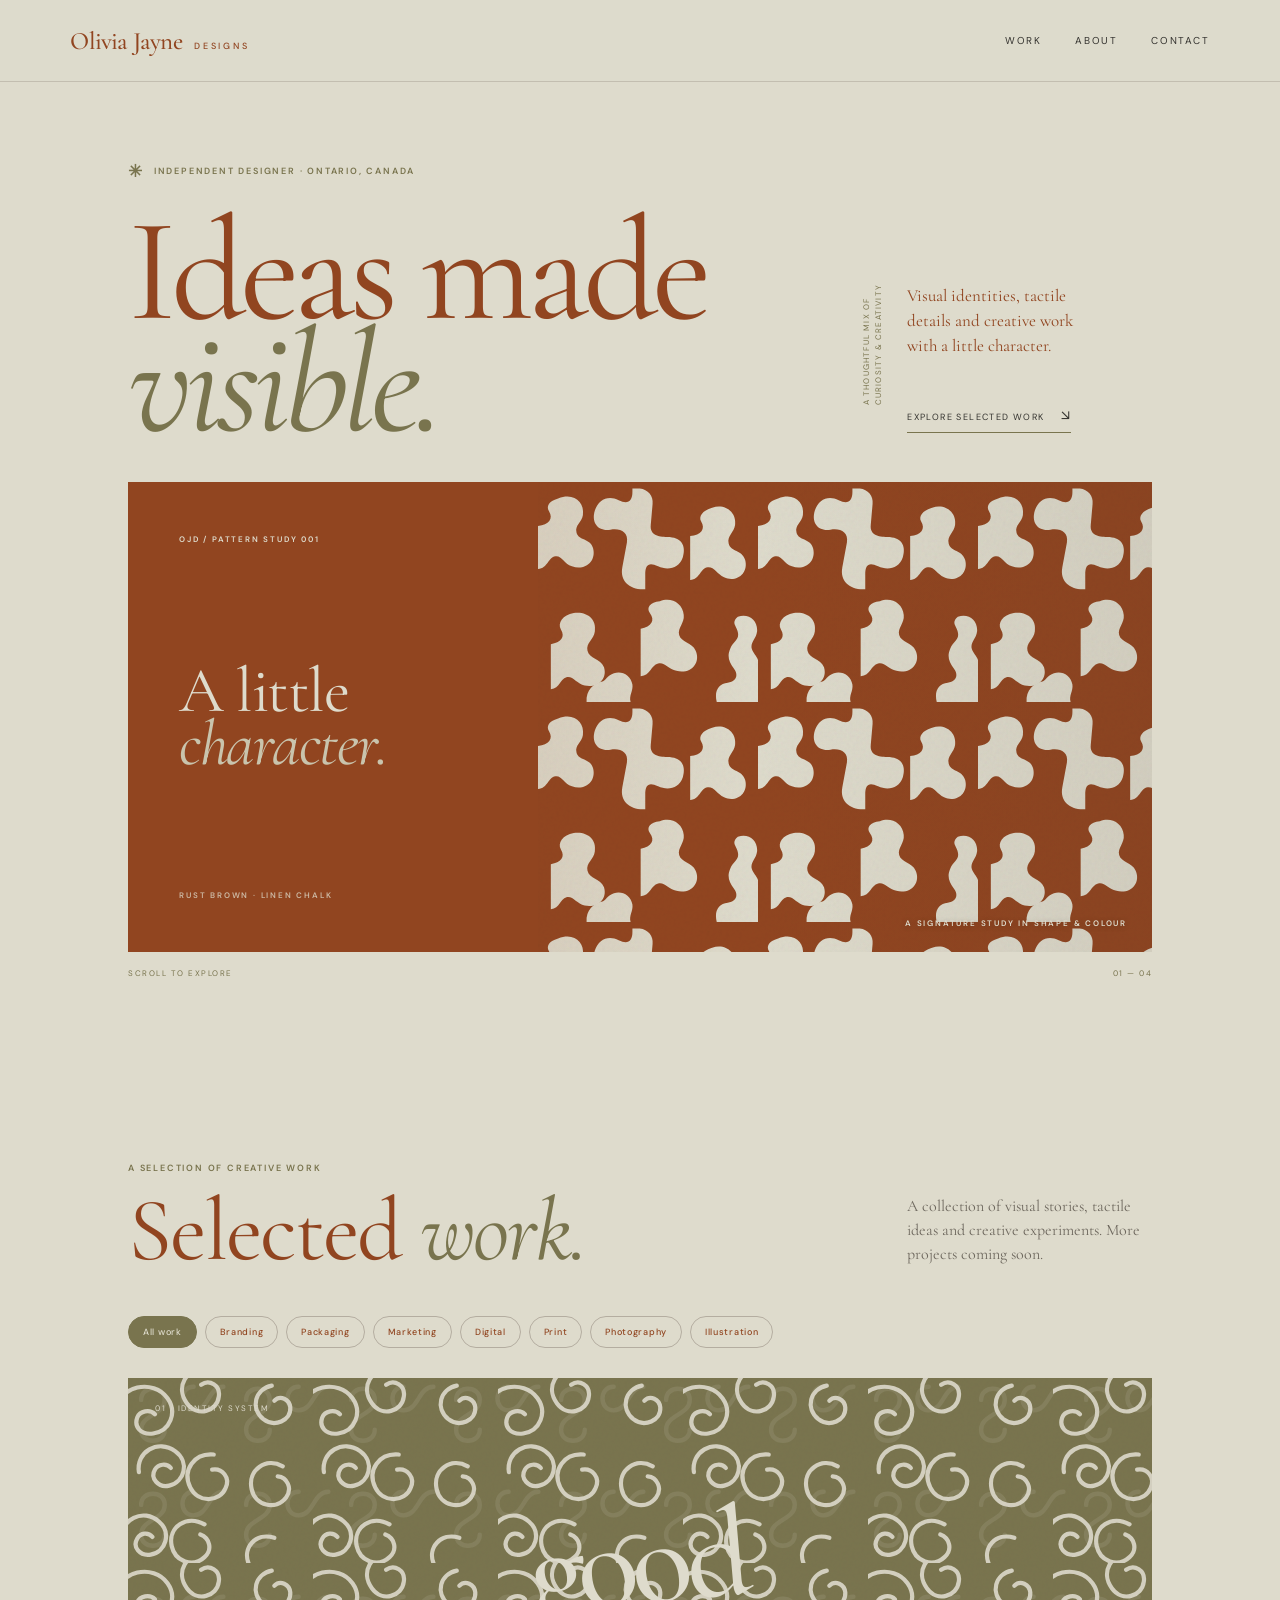
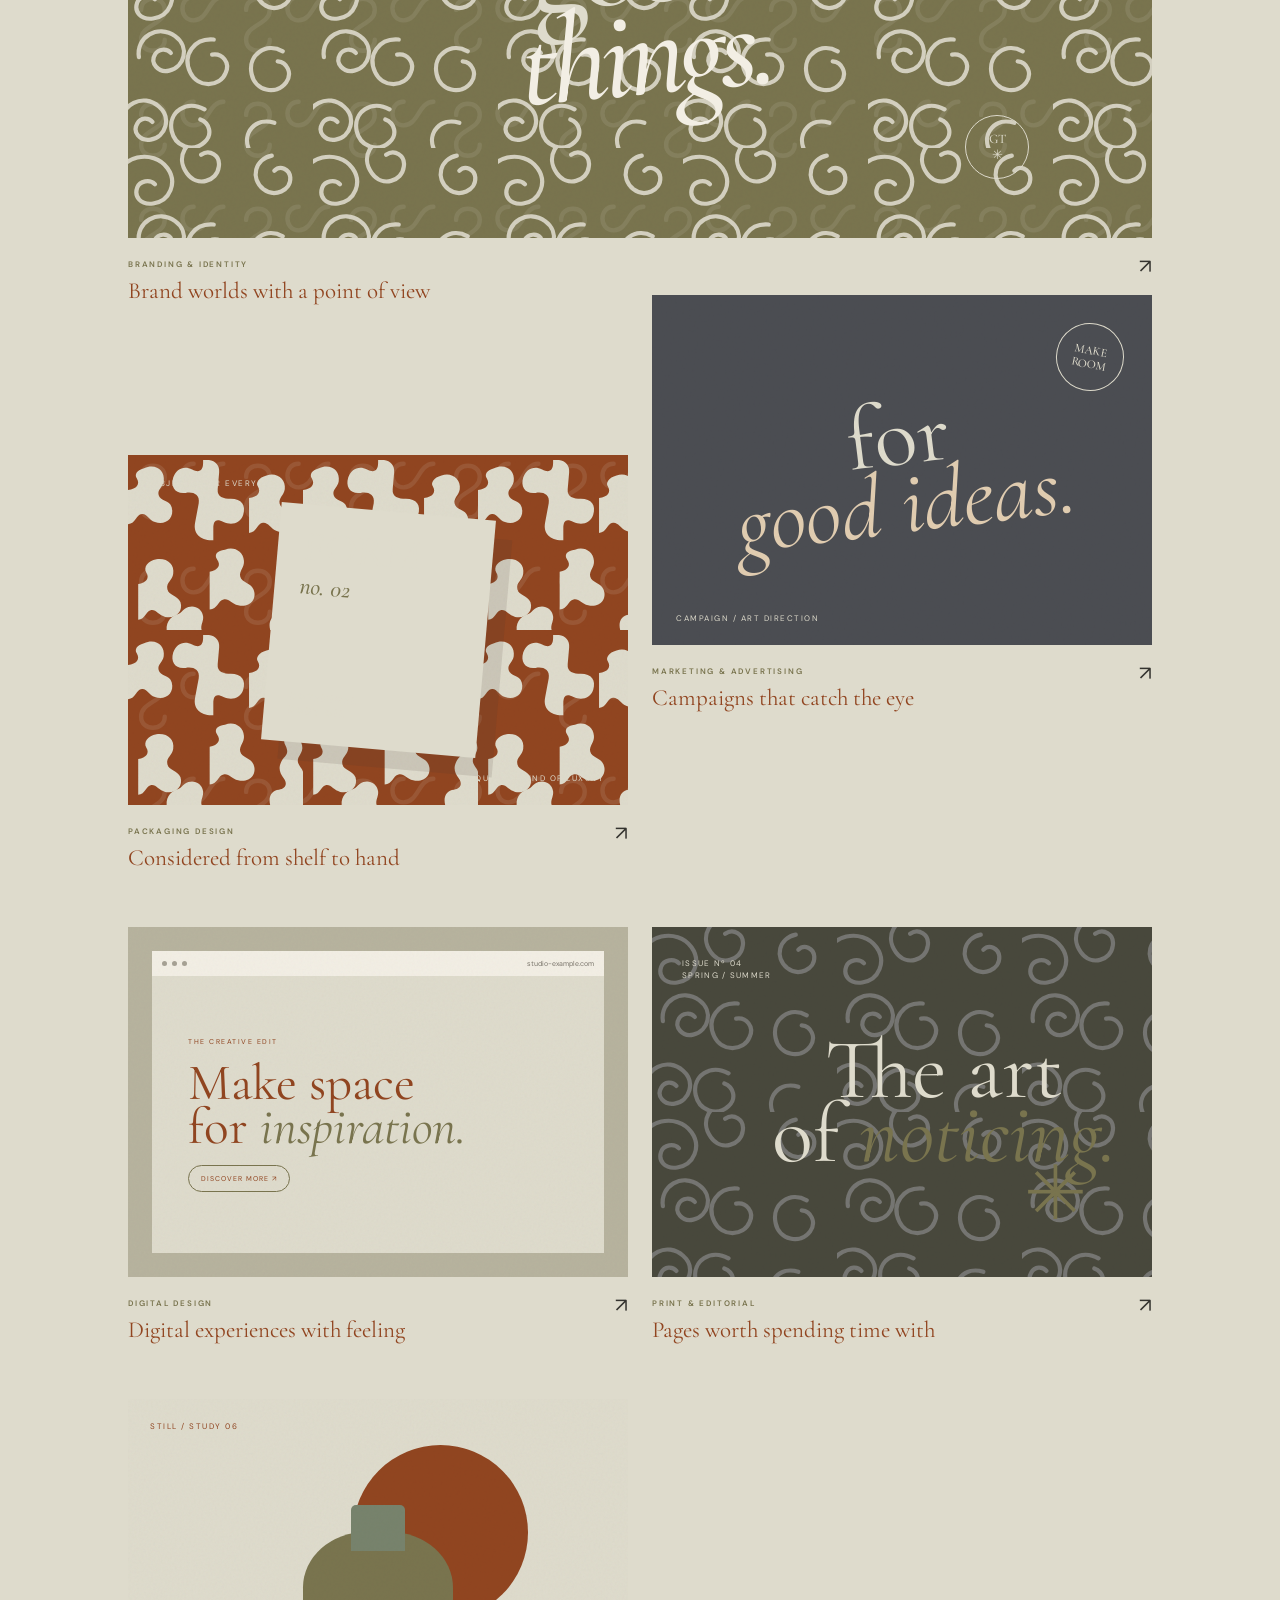
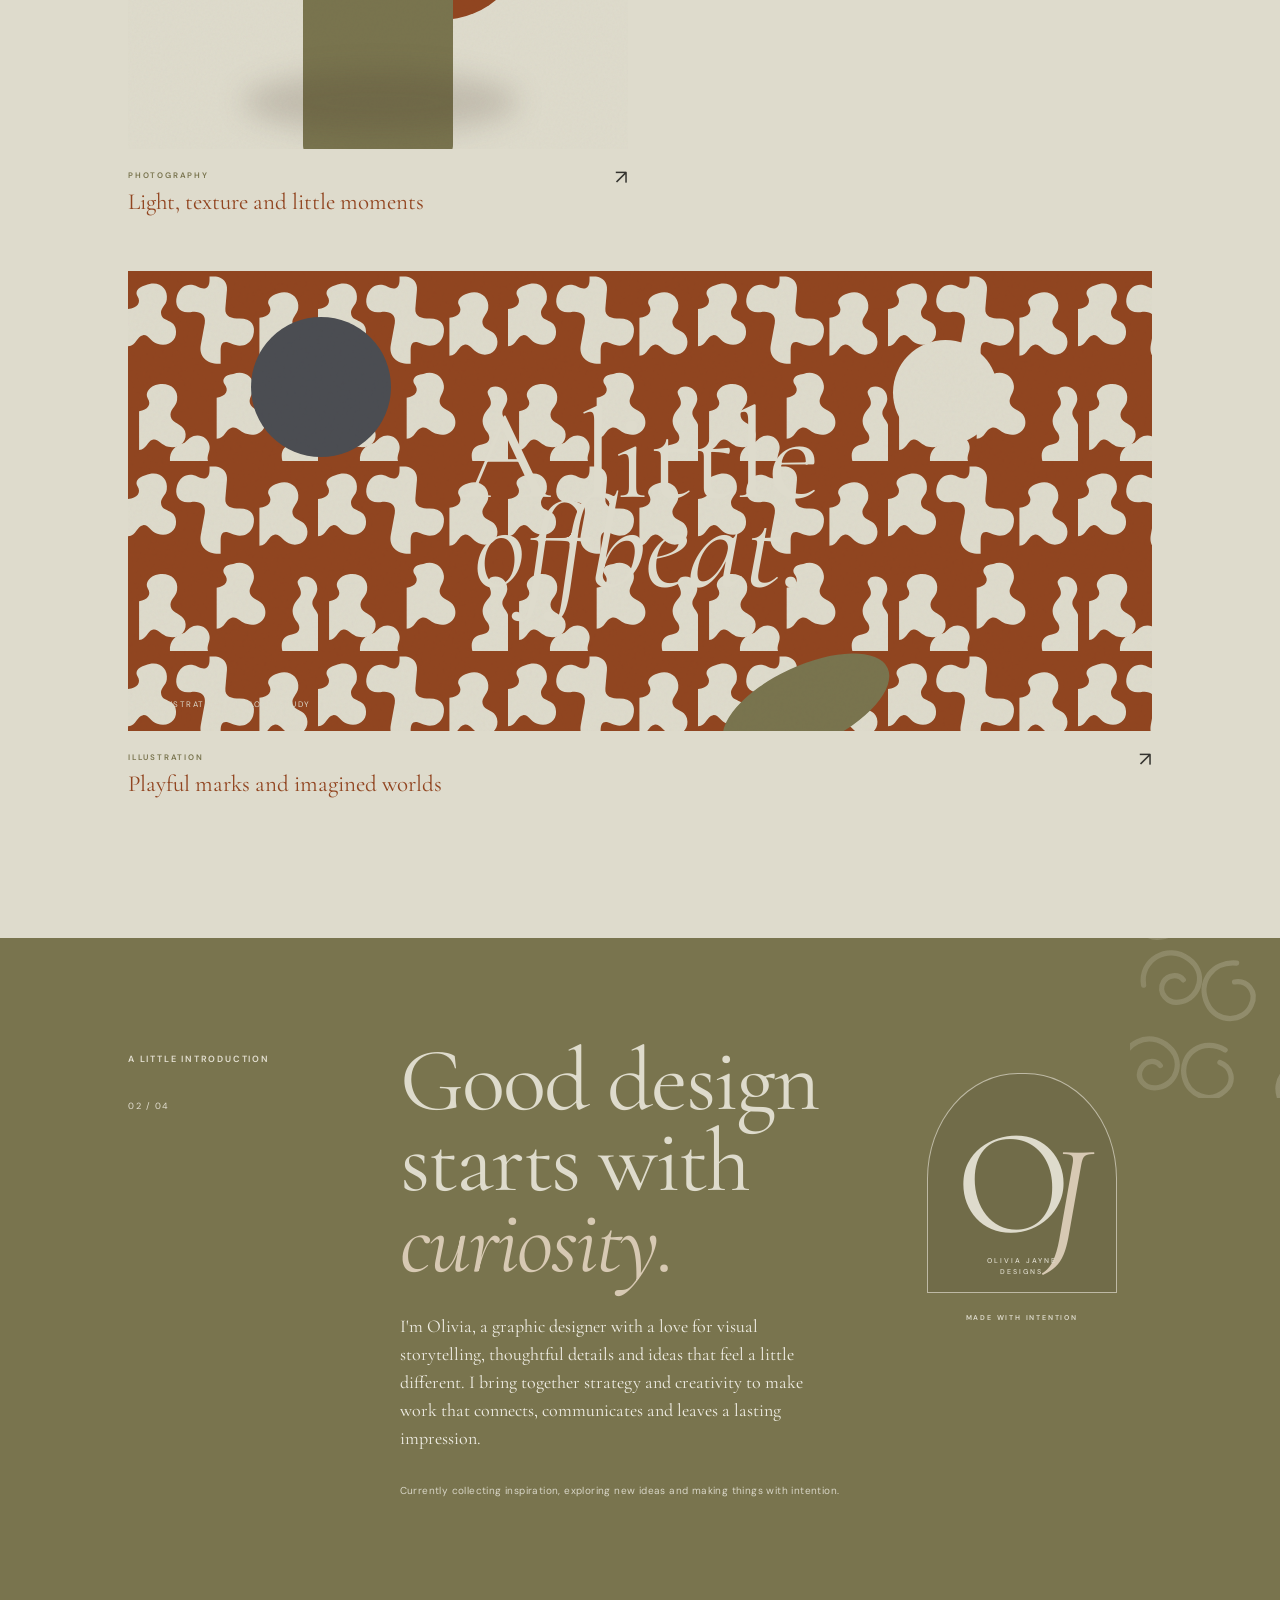
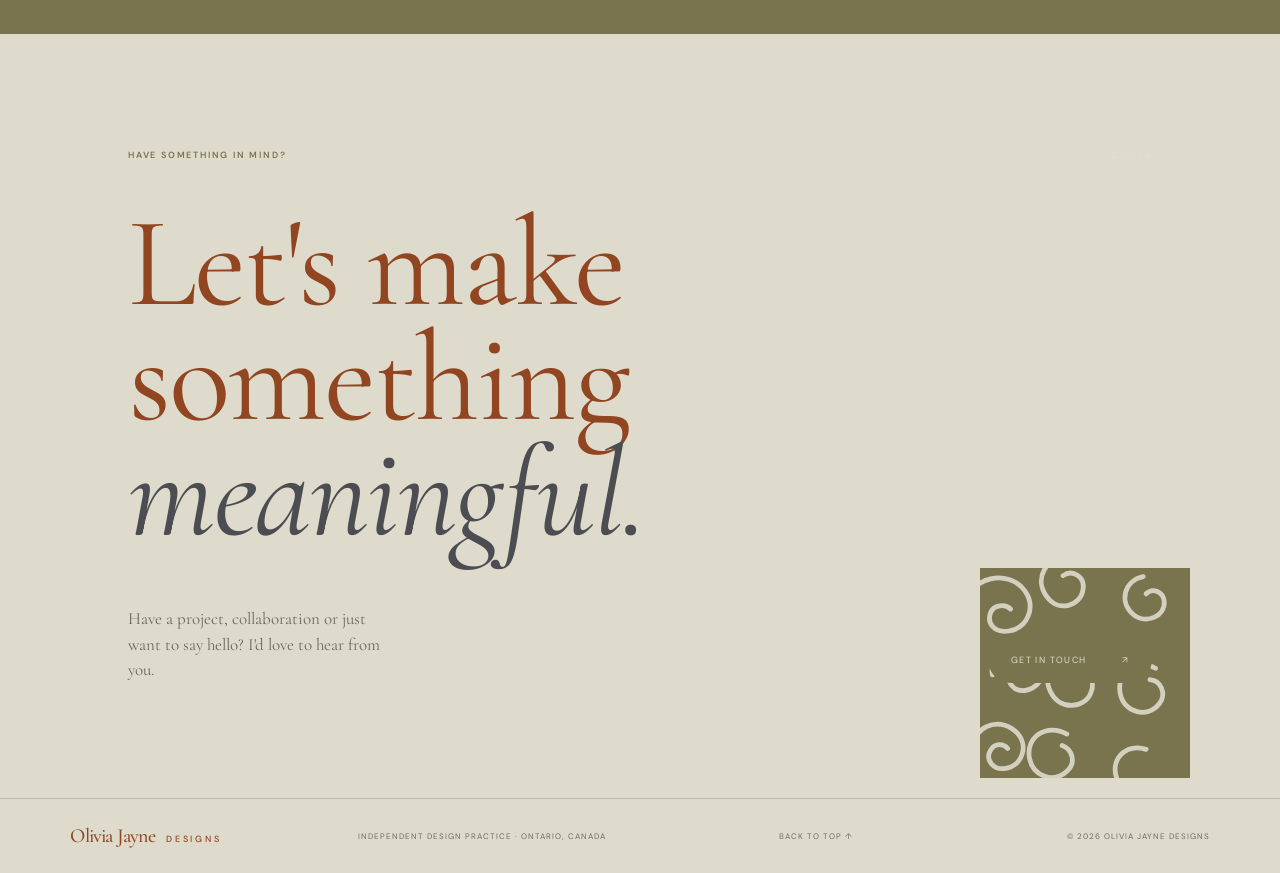
<file: olivia-jayne-designs 2/index.html>
<!doctype html>
<html lang="en">
<head>
  <meta charset="utf-8">
  <meta name="viewport" content="width=device-width, initial-scale=1">
  <meta name="description" content="Olivia Jayne Designs is an independent graphic design portfolio exploring branding, packaging, marketing, digital design, print and image-making.">
  <meta name="theme-color" content="#dedbcc">
  <title>Olivia Jayne Designs | Independent Graphic Designer</title>
  <link rel="preconnect" href="https://fonts.googleapis.com">
  <link rel="preconnect" href="https://fonts.gstatic.com" crossorigin>
  <link href="https://fonts.googleapis.com/css2?family=Cormorant+Garamond:ital,wght@0,400;0,500;1,400;1,500&family=DM+Sans:wght@400;500;600;700&display=swap" rel="stylesheet">
  <link rel="stylesheet" href="styles.css">
</head>
<body>
  <header class="site-header">
    <a class="wordmark" href="#home" aria-label="Olivia Jayne Designs home">Olivia Jayne <span>Designs</span></a>
    <button class="menu-toggle" aria-label="Open navigation" aria-expanded="false"><span></span><span></span></button>
    <nav class="navigation" aria-label="Main navigation">
      <a href="#work">Work</a>
      <a href="#about">About</a>
      <a href="#contact">Contact</a>
    </nav>
  </header>

  <main>
    <section class="hero section-wrap" id="home">
      <div class="hero-kicker reveal"><span class="tiny-star">✳</span> Independent designer · Ontario, Canada</div>
      <div class="hero-heading reveal">
        <h1>Ideas made<br><em>visible.</em></h1>
        <div class="hero-aside">
          <span class="vertical-note">A thoughtful mix of<br>curiosity & creativity</span>
          <p>Visual identities, tactile details and creative work with a little character.</p>
          <a class="text-link" href="#work">Explore selected work <span>↘</span></a>
        </div>
      </div>
      <div class="hero-art reveal" aria-label="Olivia Jayne Designs signature rust and linen abstract pattern">
        <div class="hero-art-copy">
          <span class="hero-art-index">OJD / PATTERN STUDY 001</span>
          <span class="hero-art-title">A little<br><em>character.</em></span>
          <span class="hero-art-foot">RUST BROWN · LINEN CHALK</span>
        </div>
        <div class="hero-pattern-panel">
          <span class="pattern-caption">A SIGNATURE STUDY IN SHAPE & COLOUR</span>
        </div>
      </div>
      <div class="hero-foot reveal"><span>Scroll to explore</span><span>01 — 04</span></div>
    </section>

    <section class="work-section section-wrap" id="work">
      <div class="section-heading reveal">
        <div><span class="eyebrow">A selection of creative work</span><h2>Selected <em>work.</em></h2></div>
        <p>A collection of visual stories, tactile ideas and creative experiments. More projects coming soon.</p>
      </div>
      <div class="filters reveal" role="group" aria-label="Filter projects">
        <button class="filter active" data-filter="All">All work</button>
        <button class="filter" data-filter="Branding & identity">Branding</button>
        <button class="filter" data-filter="Packaging design">Packaging</button>
        <button class="filter" data-filter="Marketing & advertising">Marketing</button>
        <button class="filter" data-filter="Digital design">Digital</button>
        <button class="filter" data-filter="Print & editorial">Print</button>
        <button class="filter" data-filter="Photography">Photography</button>
        <button class="filter" data-filter="Illustration">Illustration</button>
      </div>

      <div class="project-grid" id="project-grid">
        <article class="project-card project-wide reveal" data-category="Branding & identity">
          <a href="#contact" class="project-link" aria-label="Ask about the branding project">
            <div class="project-visual visual-brand"><span class="visual-small">01 / IDENTITY SYSTEM</span><span class="brand-big">good<br><i>things.</i></span><span class="brand-seal">GT<br>✳</span></div>
            <div class="project-meta"><div><span class="project-type">Branding & identity</span><h3>Brand worlds with a point of view</h3></div><span class="project-arrow">↗</span></div>
          </a>
        </article>
        <article class="project-card reveal" data-category="Packaging design">
          <a href="#contact" class="project-link" aria-label="Ask about the packaging project">
            <div class="project-visual visual-pack"><span class="pack-top">OBJECTS FOR EVERYDAY</span><div class="pack-box"><span>FORM<br><i>no. 02</i></span><b>BOTANICAL<br>BODY OIL</b></div><span class="pack-caption">A QUIETER KIND OF LUXURY</span></div>
            <div class="project-meta"><div><span class="project-type">Packaging design</span><h3>Considered from shelf to hand</h3></div><span class="project-arrow">↗</span></div>
          </a>
        </article>
        <article class="project-card reveal" data-category="Marketing & advertising">
          <a href="#contact" class="project-link" aria-label="Ask about the campaign project">
            <div class="project-visual visual-campaign"><span class="campaign-stamp">MAKE<br>ROOM</span><span class="campaign-copy">for<br><i>good ideas.</i></span><span class="campaign-foot">CAMPAIGN / ART DIRECTION</span></div>
            <div class="project-meta"><div><span class="project-type">Marketing & advertising</span><h3>Campaigns that catch the eye</h3></div><span class="project-arrow">↗</span></div>
          </a>
        </article>
        <article class="project-card reveal" data-category="Digital design">
          <a href="#contact" class="project-link" aria-label="Ask about the digital design project">
            <div class="project-visual visual-digital"><div class="browser-bar"><i></i><i></i><i></i><span>studio-example.com</span></div><div class="digital-content"><small>THE CREATIVE EDIT</small><strong>Make space<br>for <em>inspiration.</em></strong><div class="digital-pill">DISCOVER MORE ↗</div></div></div>
            <div class="project-meta"><div><span class="project-type">Digital design</span><h3>Digital experiences with feeling</h3></div><span class="project-arrow">↗</span></div>
          </a>
        </article>
        <article class="project-card reveal" data-category="Print & editorial">
          <a href="#contact" class="project-link" aria-label="Ask about the editorial project">
            <div class="project-visual visual-print"><span class="print-issue">ISSUE Nº 04<br>SPRING / SUMMER</span><span class="print-title">The art<br>of <i>noticing.</i></span><span class="print-flower">✳</span></div>
            <div class="project-meta"><div><span class="project-type">Print & editorial</span><h3>Pages worth spending time with</h3></div><span class="project-arrow">↗</span></div>
          </a>
        </article>
        <article class="project-card reveal" data-category="Photography">
          <a href="#contact" class="project-link" aria-label="Ask about the photography project">
            <div class="project-visual visual-photo"><div class="photo-sun"></div><div class="photo-vase"></div><div class="photo-shadow"></div><span>STILL / STUDY 06</span></div>
            <div class="project-meta"><div><span class="project-type">Photography</span><h3>Light, texture and little moments</h3></div><span class="project-arrow">↗</span></div>
          </a>
        </article>
        <article class="project-card project-wide reveal" data-category="Illustration">
          <a href="#contact" class="project-link" aria-label="Ask about the illustration project">
            <div class="project-visual visual-illustration"><span class="illustration-word">A little<br><i>offbeat.</i></span><span class="illustration-shape ill-one"></span><span class="illustration-shape ill-two"></span><span class="illustration-shape ill-three"></span><span class="illustration-note">ILLUSTRATION / COLOUR STUDY</span></div>
            <div class="project-meta"><div><span class="project-type">Illustration</span><h3>Playful marks and imagined worlds</h3></div><span class="project-arrow">↗</span></div>
          </a>
        </article>
      </div>
    </section>

    <section class="about-section" id="about">
      <div class="about-inner section-wrap">
        <div class="about-index reveal"><span class="eyebrow">A little introduction</span><span class="about-number">02 / 04</span></div>
        <div class="about-copy reveal"><h2>Good design<br>starts with <em>curiosity.</em></h2><p>I'm Olivia, a graphic designer with a love for visual storytelling, thoughtful details and ideas that feel a little different. I bring together strategy and creativity to make work that connects, communicates and leaves a lasting impression.</p><p class="about-note">Currently collecting inspiration, exploring new ideas and making things with intention.</p></div>
        <div class="about-mark reveal"><span>O</span><i>J</i><small>OLIVIA JAYNE<br>DESIGNS</small><b class="about-pattern-label">MADE WITH INTENTION</b></div>
      </div>
    </section>

    <section class="contact-section section-wrap" id="contact">
      <div class="contact-top reveal"><span class="eyebrow">Have something in mind?</span><span class="about-number">03 / 04</span></div>
      <h2 class="reveal">Let's make<br>something <em>meaningful.</em></h2>
      <div class="contact-bottom reveal"><p>Have a project, collaboration or just want to say hello? I'd love to hear from you.</p><a class="contact-button" href="mailto:hello@oliviajayne.design">Get in touch <span>↗</span></a></div>
    </section>
  </main>

  <footer class="site-footer">
    <a class="wordmark" href="#home">Olivia Jayne <span>Designs</span></a>
    <span>Independent design practice · Ontario, Canada</span>
    <a href="#home">Back to top ↑</a>
    <small>© <span id="year"></span> Olivia Jayne Designs</small>
  </footer>
  <script src="script.js"></script>
</body>
</html>
</file>
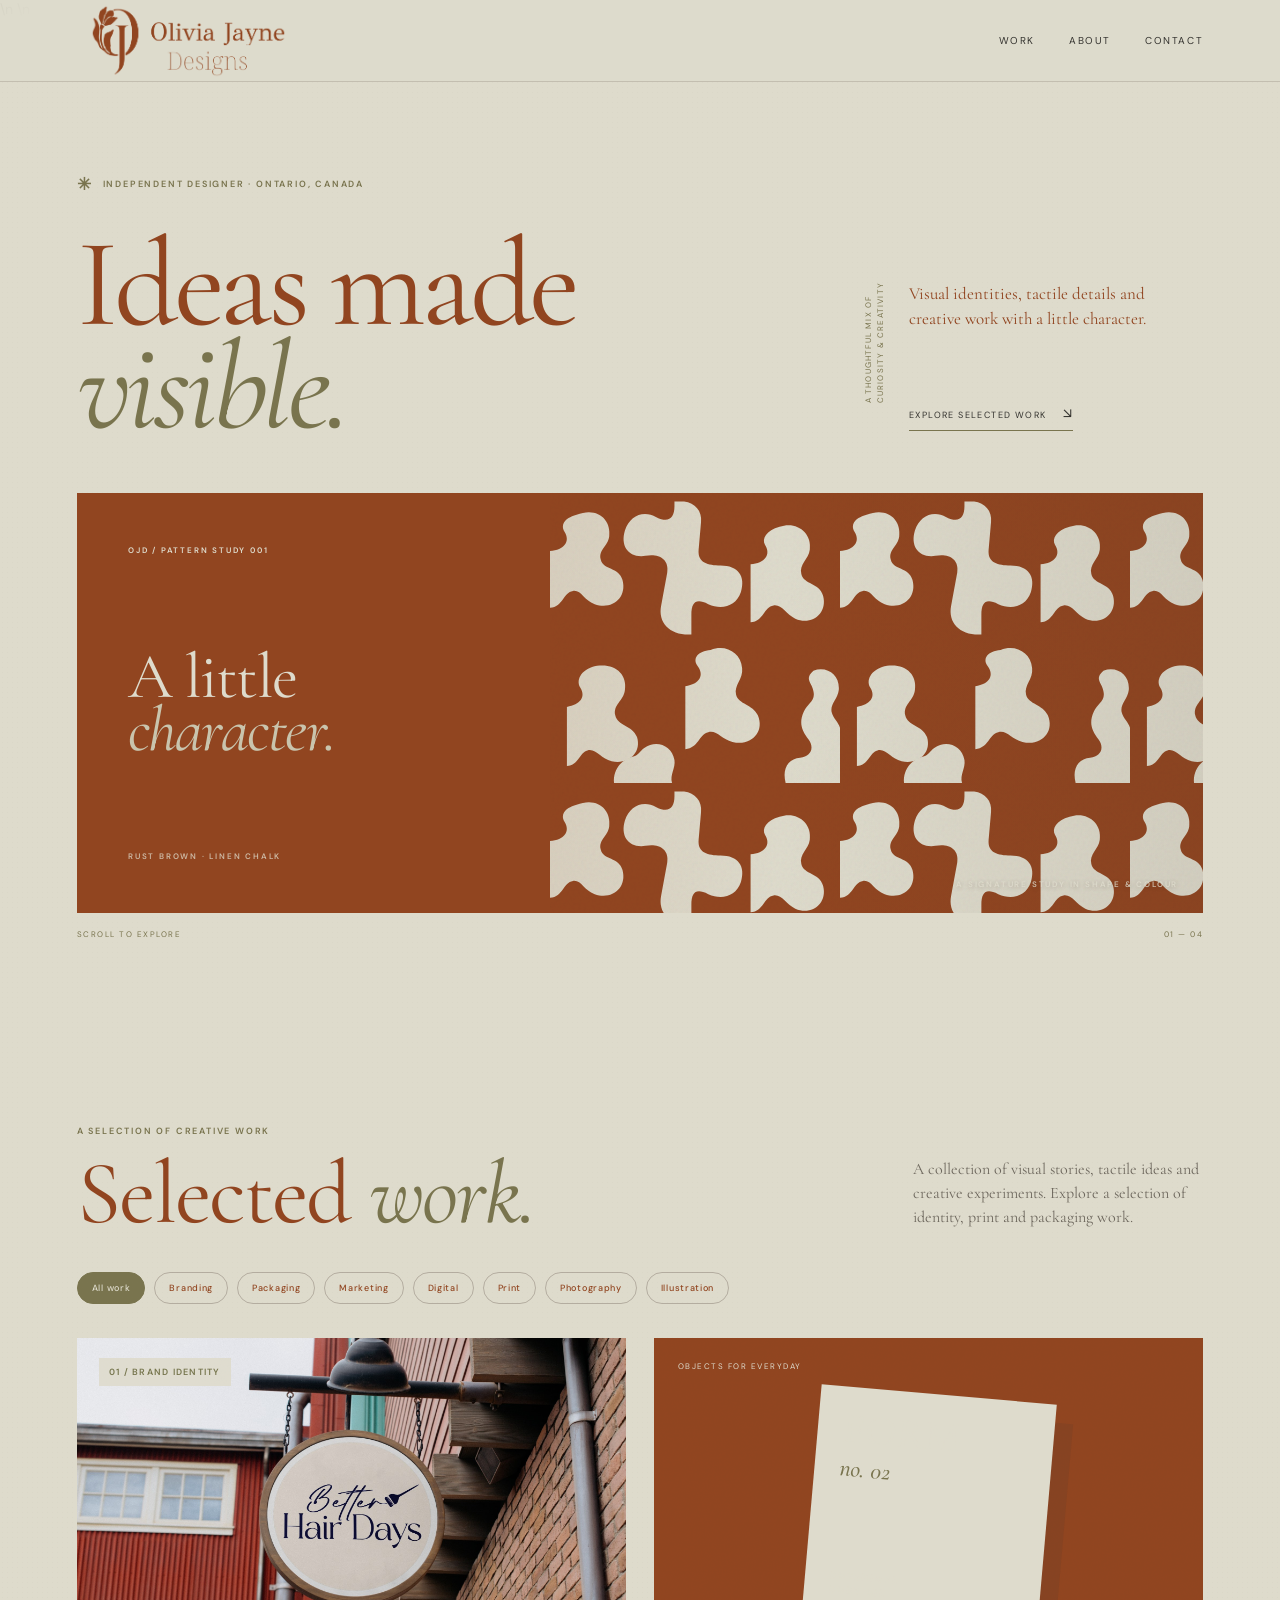
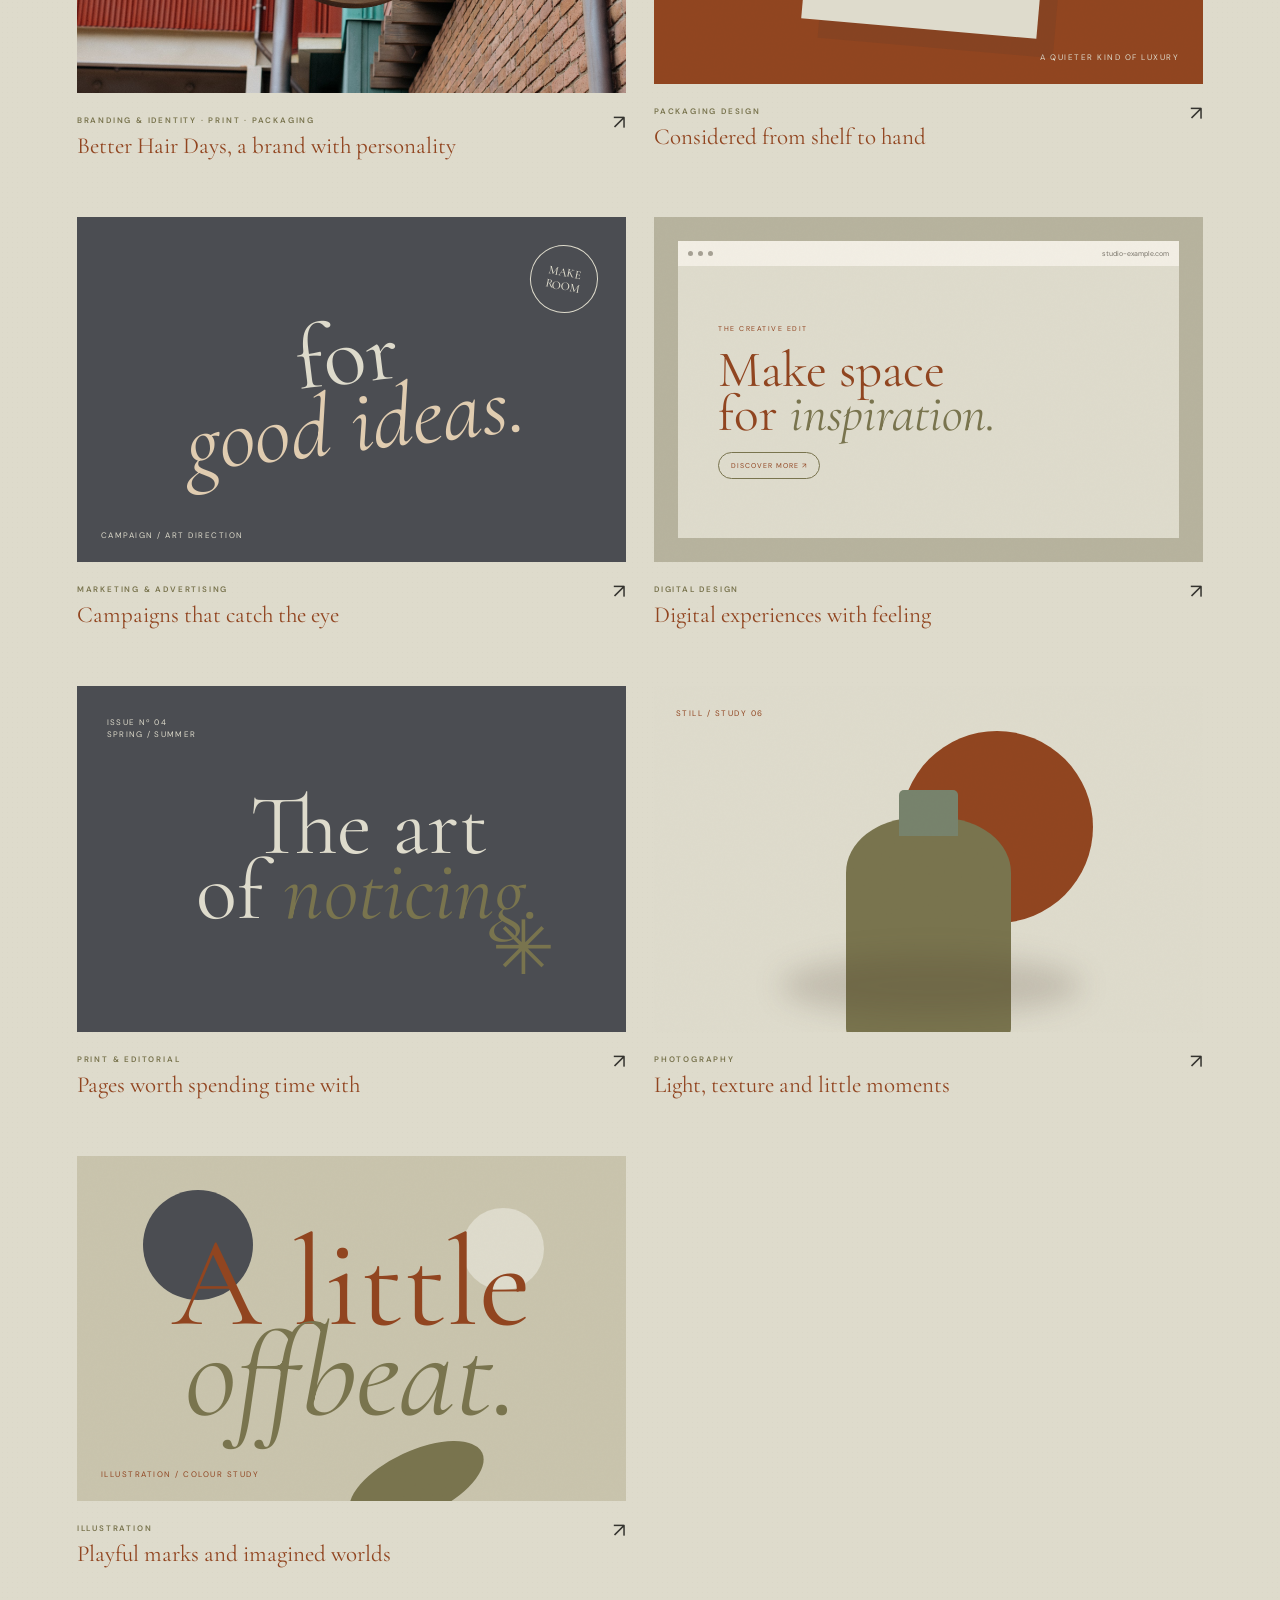
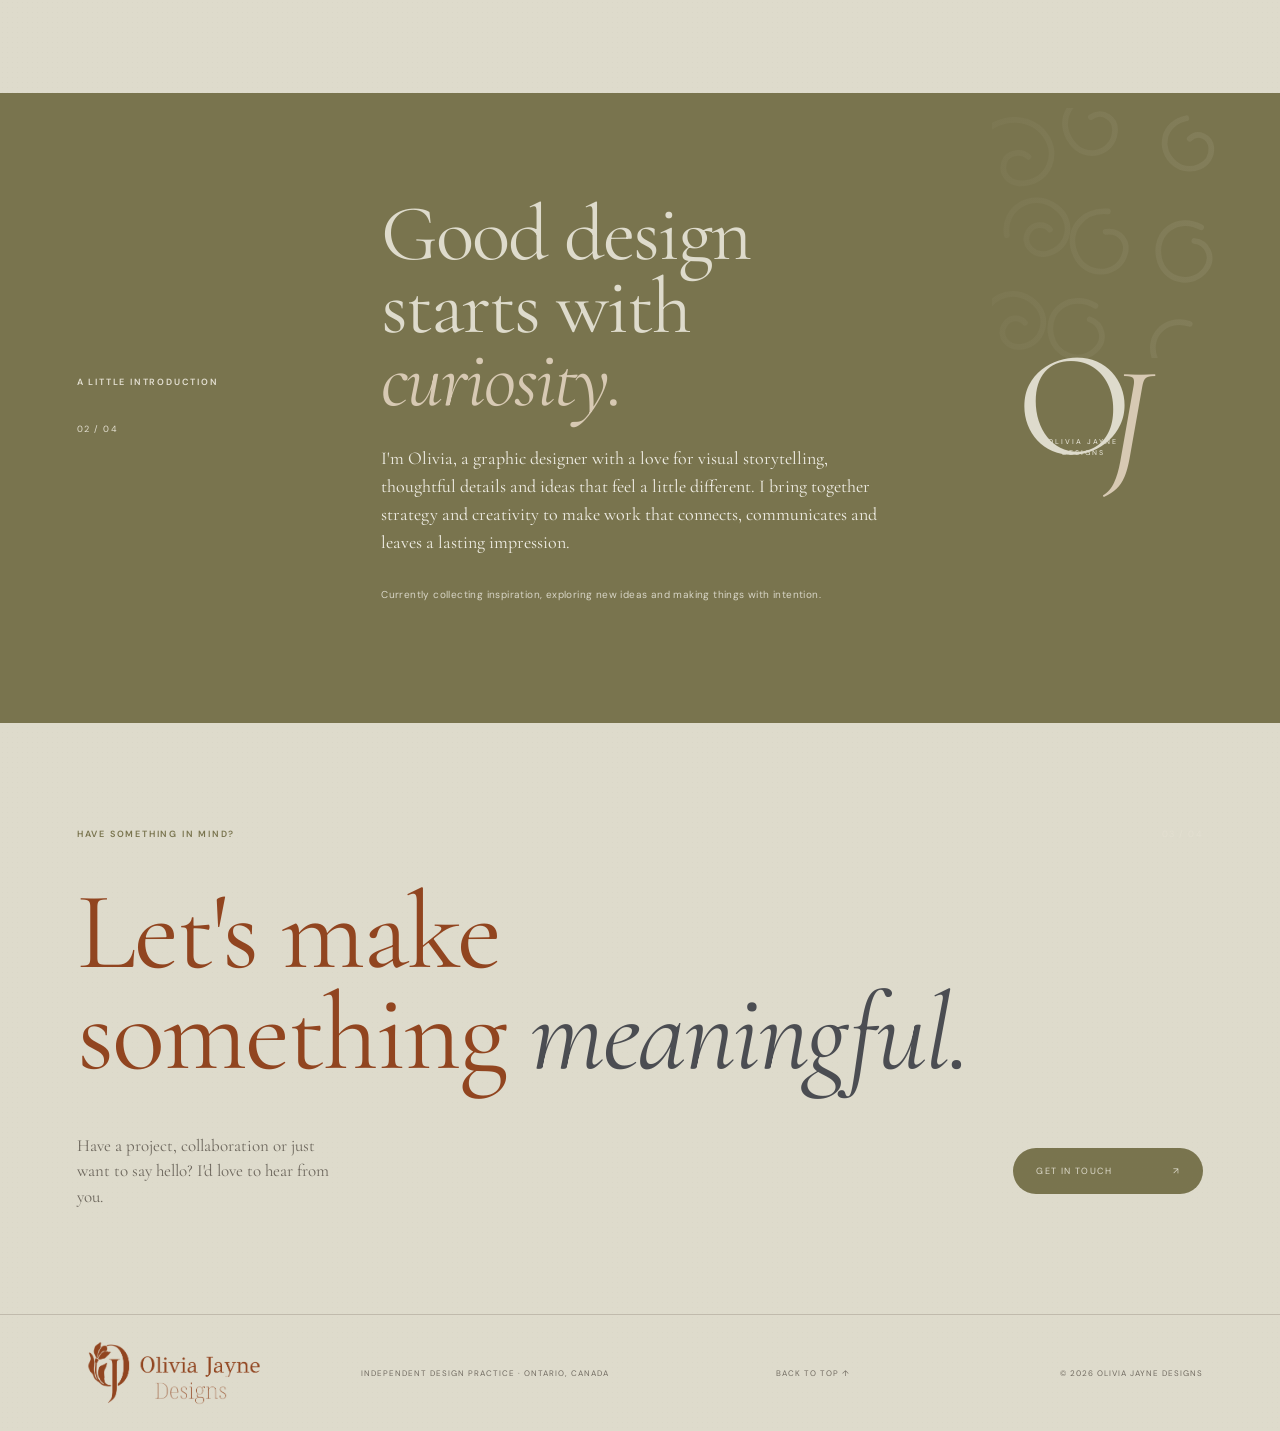
<file: olivia-jayne-designs/index.html>
<!doctype html>
<html lang="en">
<head>
  <meta charset="utf-8">
  <meta name="viewport" content="width=device-width, initial-scale=1">
  <meta name="description" content="Olivia Jayne Designs is an independent graphic design portfolio exploring branding, packaging, marketing, digital design, print and image-making.">
  <meta name="theme-color" content="#dedbcc">
  <title>Olivia Jayne Designs | Independent Graphic Designer</title>
  <link rel="preconnect" href="https://fonts.googleapis.com">
  <link rel="preconnect" href="https://fonts.gstatic.com" crossorigin>
  <link href="https://fonts.googleapis.com/css2?family=Cormorant+Garamond:ital,wght@0,400;0,500;1,400;1,500&family=DM+Sans:wght@400;500;600;700&display=swap" rel="stylesheet">
  <link rel="icon" type="image/png" sizes="32x32" href="assets/favicon-32.png">\n  <link rel="apple-touch-icon" href="assets/favicon-180.png">\n  <link rel="stylesheet" href="styles.css">
</head>
<body>
  <header class="site-header">
    <a class="wordmark" href="#home" aria-label="Olivia Jayne Designs home"><img src="assets/olivia-jayne-wordmark.png" alt="Olivia Jayne Designs"></a>
    <button class="menu-toggle" aria-label="Open navigation" aria-expanded="false"><span></span><span></span></button>
    <nav class="navigation" aria-label="Main navigation">
      <a href="#work">Work</a>
      <a href="#about">About</a>
      <a href="#contact">Contact</a>
    </nav>
  </header>

  <main>
    <section class="hero section-wrap" id="home">
      <div class="hero-kicker reveal"><span class="tiny-star">✳</span> Independent designer · Ontario, Canada</div>
      <div class="hero-heading reveal">
        <h1>Ideas made<br><em>visible.</em></h1>
        <div class="hero-aside">
          <span class="vertical-note">A thoughtful mix of<br>curiosity & creativity</span>
          <p>Visual identities, tactile details and creative work with a little character.</p>
          <a class="text-link" href="#work">Explore selected work <span>↘</span></a>
        </div>
      </div>
      <div class="hero-art reveal" aria-label="Olivia Jayne Designs signature rust and linen abstract pattern">
        <div class="hero-art-copy">
          <span class="hero-art-index">OJD / PATTERN STUDY 001</span>
          <span class="hero-art-title">A little<br><em>character.</em></span>
          <span class="hero-art-foot">RUST BROWN · LINEN CHALK</span>
        </div>
        <div class="hero-pattern-panel">
          <span class="pattern-caption">A SIGNATURE STUDY IN SHAPE & COLOUR</span>
        </div>
      </div>
      <div class="hero-foot reveal"><span>Scroll to explore</span><span>01 — 04</span></div>
    </section>

    <section class="work-section section-wrap" id="work">
      <div class="section-heading reveal">
        <div><span class="eyebrow">A selection of creative work</span><h2>Selected <em>work.</em></h2></div>
        <p>A collection of visual stories, tactile ideas and creative experiments. Explore a selection of identity, print and packaging work.</p>
      </div>
      <div class="filters reveal" role="group" aria-label="Filter projects">
        <button class="filter active" data-filter="All">All work</button>
        <button class="filter" data-filter="Branding & identity">Branding</button>
        <button class="filter" data-filter="Packaging design">Packaging</button>
        <button class="filter" data-filter="Marketing & advertising">Marketing</button>
        <button class="filter" data-filter="Digital design">Digital</button>
        <button class="filter" data-filter="Print & editorial">Print</button>
        <button class="filter" data-filter="Photography">Photography</button>
        <button class="filter" data-filter="Illustration">Illustration</button>
      </div>

      <div class="project-grid" id="project-grid">
        <article class="project-card project-wide reveal" data-category="Branding & identity">
          <a href="projects/better-hair-days.html" class="project-link" aria-label="View the Better Hair Days brand identity project">
            <div class="project-photo"><img src="assets/better-hair-days/storefront-sign.jpg" alt="Better Hair Days circular storefront sign mounted outside the salon"><span class="photo-index">01 / BRAND IDENTITY</span></div>
            <div class="project-meta"><div><span class="project-type">Branding & identity · Print · Packaging</span><h3>Better Hair Days, a brand with personality</h3></div><span class="project-arrow">↗</span></div>
          </a>
        </article>
        <article class="project-card reveal" data-category="Packaging design">
          <a href="#contact" class="project-link" aria-label="Ask about the packaging project">
            <div class="project-visual visual-pack"><span class="pack-top">OBJECTS FOR EVERYDAY</span><div class="pack-box"><span>FORM<br><i>no. 02</i></span><b>BOTANICAL<br>BODY OIL</b></div><span class="pack-caption">A QUIETER KIND OF LUXURY</span></div>
            <div class="project-meta"><div><span class="project-type">Packaging design</span><h3>Considered from shelf to hand</h3></div><span class="project-arrow">↗</span></div>
          </a>
        </article>
        <article class="project-card reveal" data-category="Marketing & advertising">
          <a href="#contact" class="project-link" aria-label="Ask about the campaign project">
            <div class="project-visual visual-campaign"><span class="campaign-stamp">MAKE<br>ROOM</span><span class="campaign-copy">for<br><i>good ideas.</i></span><span class="campaign-foot">CAMPAIGN / ART DIRECTION</span></div>
            <div class="project-meta"><div><span class="project-type">Marketing & advertising</span><h3>Campaigns that catch the eye</h3></div><span class="project-arrow">↗</span></div>
          </a>
        </article>
        <article class="project-card reveal" data-category="Digital design">
          <a href="#contact" class="project-link" aria-label="Ask about the digital design project">
            <div class="project-visual visual-digital"><div class="browser-bar"><i></i><i></i><i></i><span>studio-example.com</span></div><div class="digital-content"><small>THE CREATIVE EDIT</small><strong>Make space<br>for <em>inspiration.</em></strong><div class="digital-pill">DISCOVER MORE ↗</div></div></div>
            <div class="project-meta"><div><span class="project-type">Digital design</span><h3>Digital experiences with feeling</h3></div><span class="project-arrow">↗</span></div>
          </a>
        </article>
        <article class="project-card reveal" data-category="Print & editorial">
          <a href="#contact" class="project-link" aria-label="Ask about the editorial project">
            <div class="project-visual visual-print"><span class="print-issue">ISSUE Nº 04<br>SPRING / SUMMER</span><span class="print-title">The art<br>of <i>noticing.</i></span><span class="print-flower">✳</span></div>
            <div class="project-meta"><div><span class="project-type">Print & editorial</span><h3>Pages worth spending time with</h3></div><span class="project-arrow">↗</span></div>
          </a>
        </article>
        <article class="project-card reveal" data-category="Photography">
          <a href="#contact" class="project-link" aria-label="Ask about the photography project">
            <div class="project-visual visual-photo"><div class="photo-sun"></div><div class="photo-vase"></div><div class="photo-shadow"></div><span>STILL / STUDY 06</span></div>
            <div class="project-meta"><div><span class="project-type">Photography</span><h3>Light, texture and little moments</h3></div><span class="project-arrow">↗</span></div>
          </a>
        </article>
        <article class="project-card project-wide reveal" data-category="Illustration">
          <a href="#contact" class="project-link" aria-label="Ask about the illustration project">
            <div class="project-visual visual-illustration"><span class="illustration-word">A little<br><i>offbeat.</i></span><span class="illustration-shape ill-one"></span><span class="illustration-shape ill-two"></span><span class="illustration-shape ill-three"></span><span class="illustration-note">ILLUSTRATION / COLOUR STUDY</span></div>
            <div class="project-meta"><div><span class="project-type">Illustration</span><h3>Playful marks and imagined worlds</h3></div><span class="project-arrow">↗</span></div>
          </a>
        </article>
      </div>
    </section>

    <section class="about-section" id="about">
      <div class="about-inner section-wrap">
        <div class="about-index reveal"><span class="eyebrow">A little introduction</span><span class="about-number">02 / 04</span></div>
        <div class="about-copy reveal"><h2>Good design<br>starts with <em>curiosity.</em></h2><p>I'm Olivia, a graphic designer with a love for visual storytelling, thoughtful details and ideas that feel a little different. I bring together strategy and creativity to make work that connects, communicates and leaves a lasting impression.</p><p class="about-note">Currently collecting inspiration, exploring new ideas and making things with intention.</p></div>
        <div class="about-mark reveal"><span>O</span><i>J</i><small>OLIVIA JAYNE<br>DESIGNS</small><b class="about-pattern-label">MADE WITH INTENTION</b></div>
      </div>
    </section>

    <section class="contact-section section-wrap" id="contact">
      <div class="contact-top reveal"><span class="eyebrow">Have something in mind?</span><span class="about-number">03 / 04</span></div>
      <h2 class="reveal">Let's make<br>something <em>meaningful.</em></h2>
      <div class="contact-bottom reveal"><p>Have a project, collaboration or just want to say hello? I'd love to hear from you.</p><a class="contact-button" href="mailto:hello@oliviajayne.design">Get in touch <span>↗</span></a></div>
    </section>
  </main>

  <footer class="site-footer">
    <a class="wordmark" href="#home" aria-label="Olivia Jayne Designs home"><img src="assets/olivia-jayne-wordmark.png" alt="Olivia Jayne Designs"></a>
    <span>Independent design practice · Ontario, Canada</span>
    <a href="#home">Back to top ↑</a>
    <small>© <span id="year"></span> Olivia Jayne Designs</small>
  </footer>
  <script src="script.js"></script>
</body>
</html>
</file>
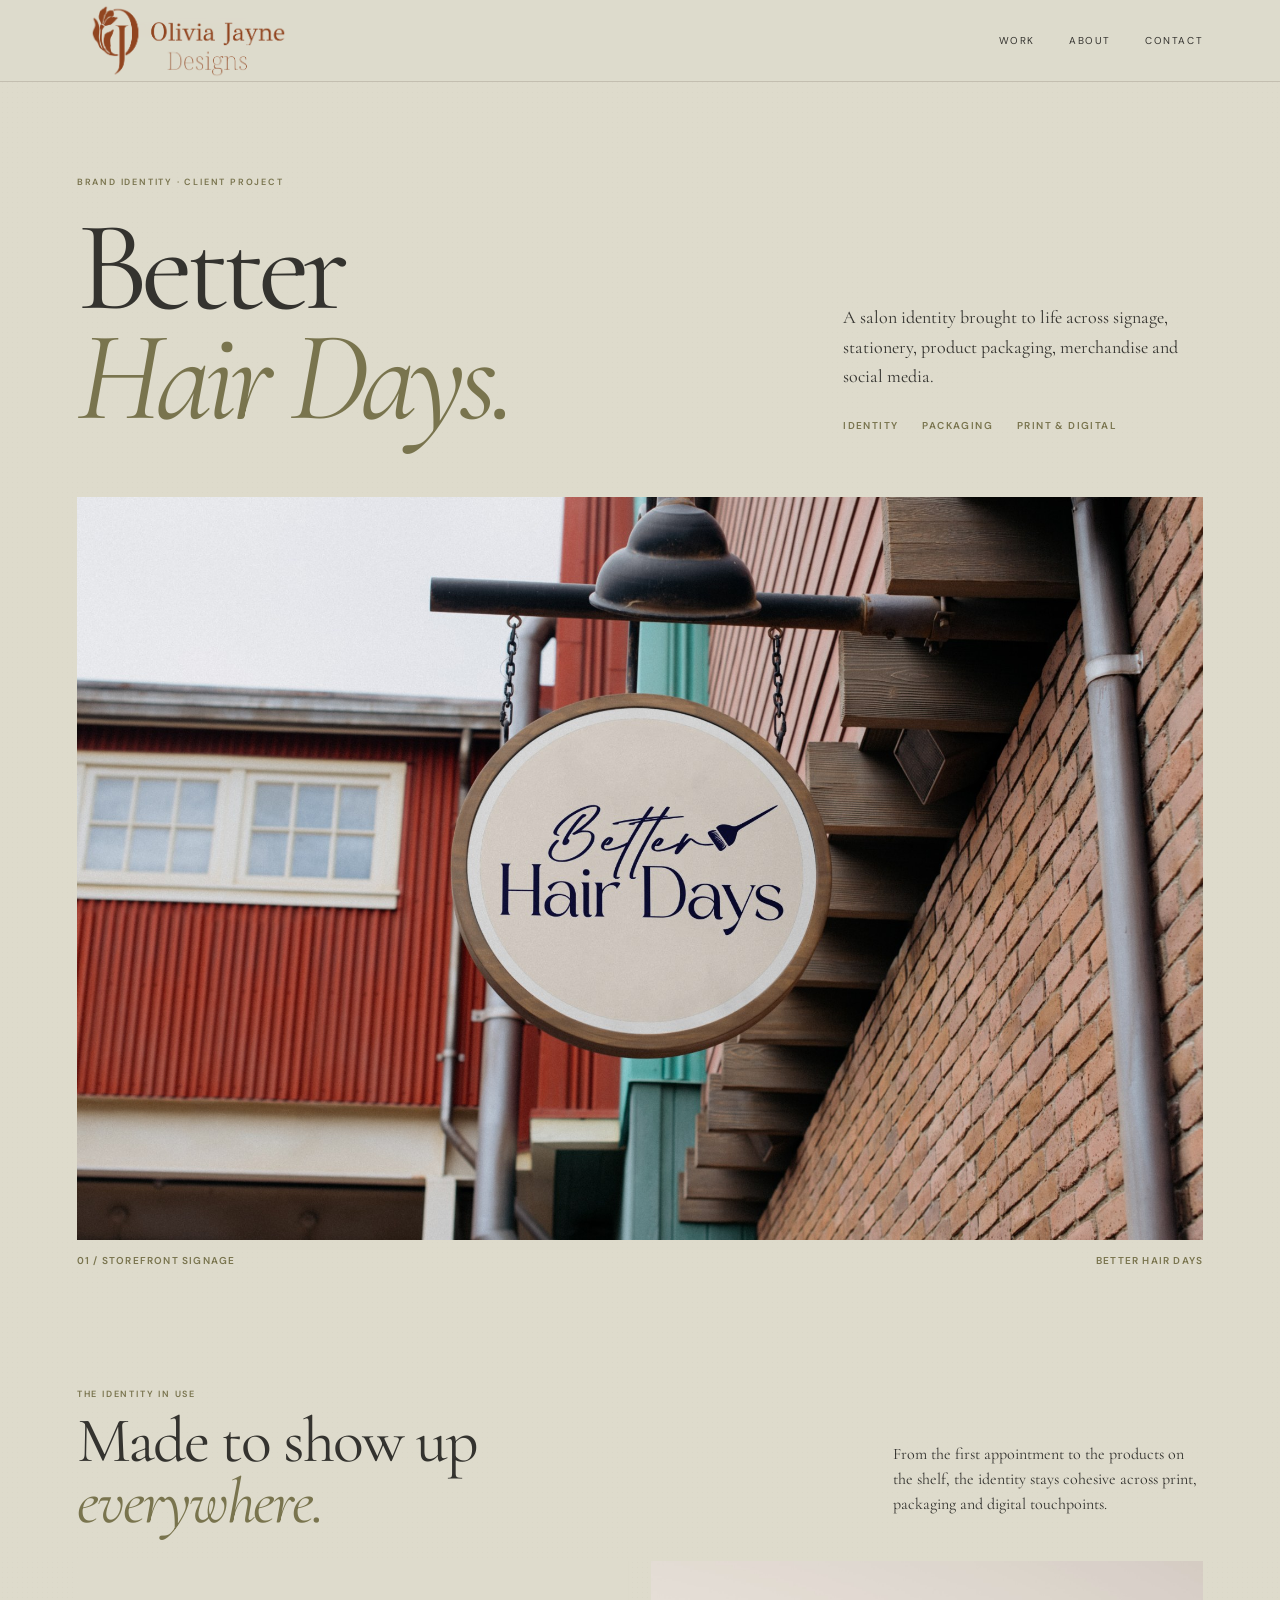
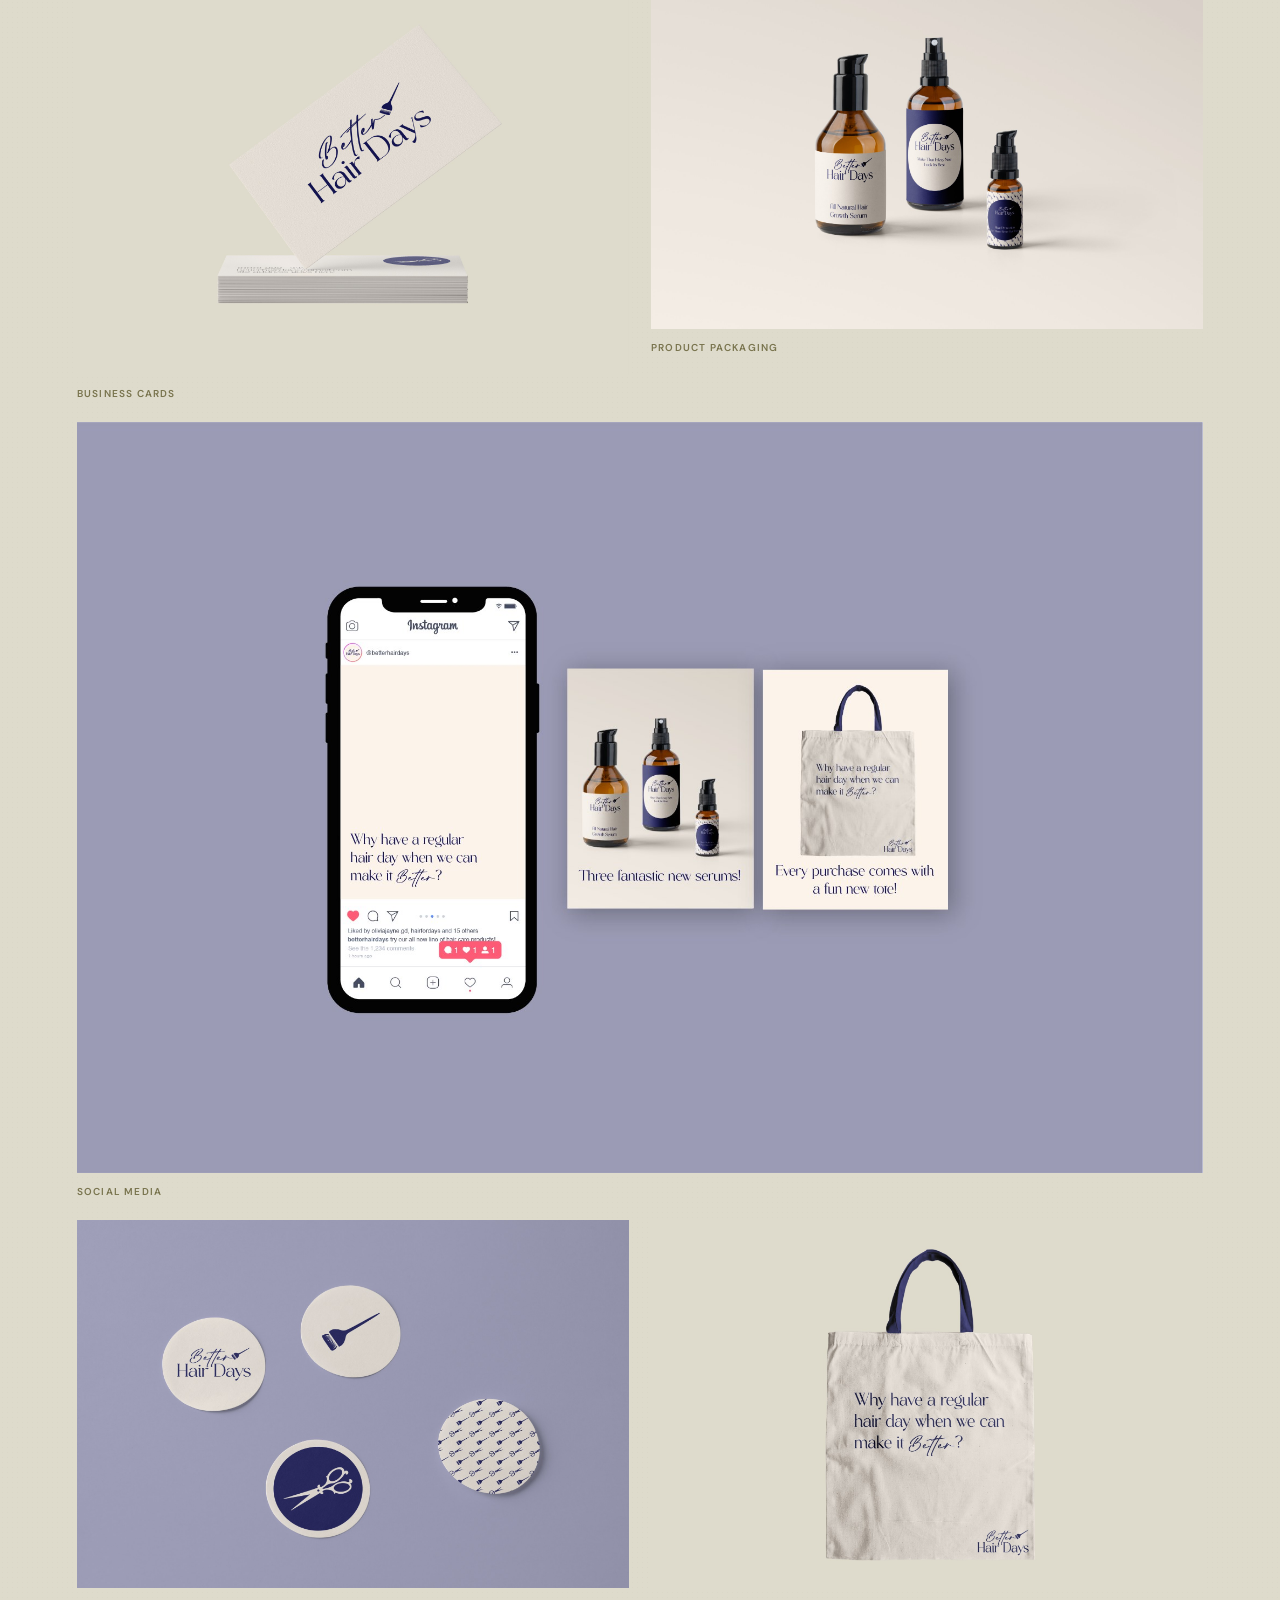
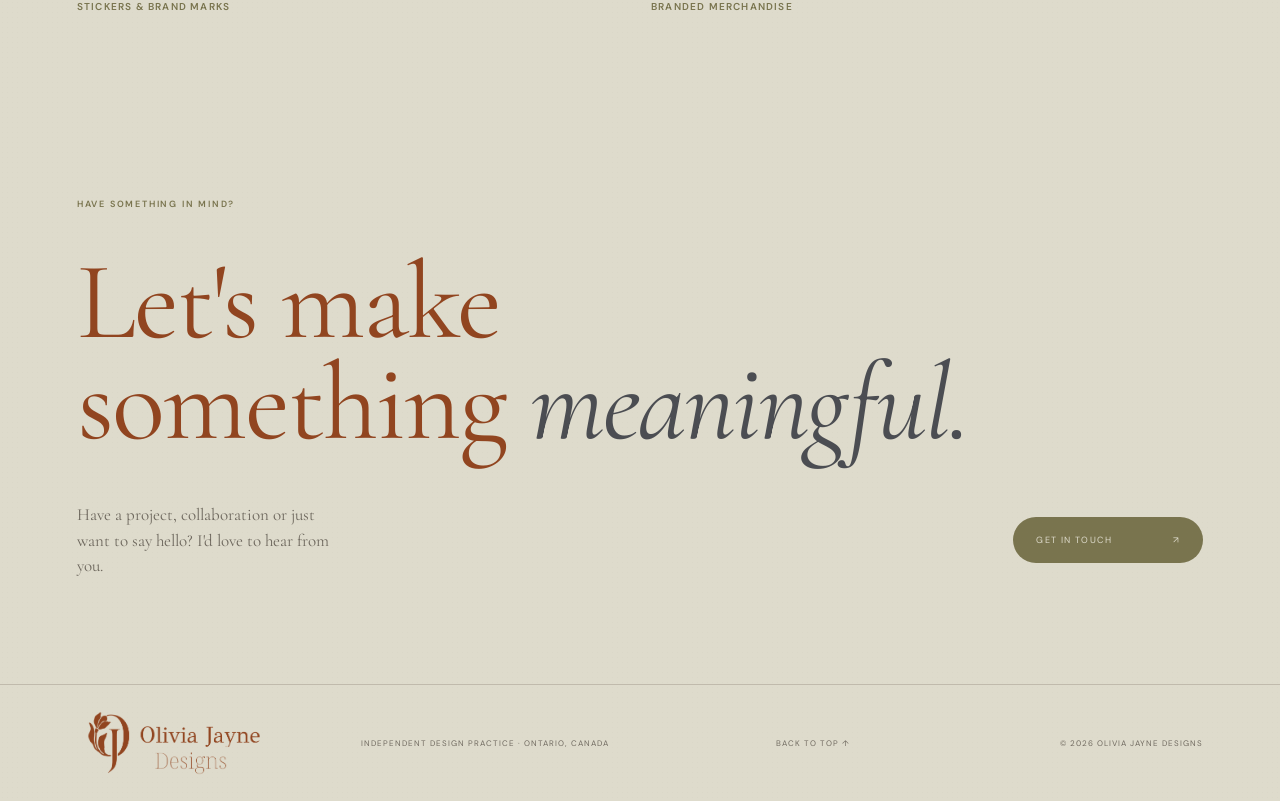
<file: olivia-jayne-designs/projects/better-hair-days.html>
<!doctype html>
<html lang="en">
<head>
  <meta charset="utf-8">
  <meta name="viewport" content="width=device-width, initial-scale=1">
  <meta name="description" content="Better Hair Days brand identity, signage, print, product packaging and social media design by Olivia Jayne Designs.">
  <meta name="theme-color" content="#dedbcc">
  <title>Better Hair Days | Olivia Jayne Designs</title>
  <link rel="preconnect" href="https://fonts.googleapis.com">
  <link rel="preconnect" href="https://fonts.gstatic.com" crossorigin>
  <link href="https://fonts.googleapis.com/css2?family=Cormorant+Garamond:ital,wght@0,400;0,500;1,400;1,500&family=DM+Sans:wght@400;500;600;700&display=swap" rel="stylesheet">
  <link rel="stylesheet" href="../styles.css">
  <style>
    .case-hero{padding:clamp(72px,10vw,140px) 0 64px;display:grid;grid-template-columns:1fr minmax(240px,360px);gap:48px;align-items:end}
    .case-hero h1{font:400 clamp(64px,10vw,140px)/.86 'Cormorant Garamond',serif;letter-spacing:-.055em;color:var(--rust);margin:24px 0 0}
    .case-hero h1 em{color:var(--olive)}
    .case-intro{font:400 18px/1.65 'Cormorant Garamond',serif;color:var(--ink);max-width:360px}
    .case-meta{display:flex;gap:24px;flex-wrap:wrap;margin-top:26px;font:600 10px/1.5 'DM Sans',sans-serif;letter-spacing:.14em;text-transform:uppercase;color:var(--olive)}
    .case-image{display:block;width:100%;height:auto;object-fit:cover}
    .case-feature{margin:0 0 78px;position:relative}
    .case-feature img{width:100%;display:block;max-height:760px;object-fit:cover}
    .case-caption{display:flex;justify-content:space-between;gap:20px;padding:14px 0;border-bottom:1px solid var(--line);font:600 10px 'DM Sans',sans-serif;letter-spacing:.12em;text-transform:uppercase;color:var(--olive)}
    .case-section{padding:24px 0 80px}
    .case-section-head{display:flex;justify-content:space-between;align-items:end;gap:30px;margin-bottom:28px}
    .case-section-head h2{font:400 clamp(38px,5vw,66px)/.95 'Cormorant Garamond',serif;color:var(--rust);margin:10px 0 0}
    .case-section-head p{max-width:310px;color:var(--muted);font:400 16px/1.55 'Cormorant Garamond',serif}
    .case-grid{display:grid;grid-template-columns:repeat(2,minmax(0,1fr));gap:22px}
    .case-grid figure{margin:0;min-width:0}
    .case-grid figure img{display:block;width:100%;height:auto;background:#e8e3d8}
    .case-grid figcaption{padding:12px 0 0;font:600 10px 'DM Sans',sans-serif;letter-spacing:.12em;text-transform:uppercase;color:var(--olive)}
    .case-grid .span-two{grid-column:1/-1}
    .case-grid .span-two img{max-height:760px;object-fit:cover}
    .case-back{display:inline-flex;gap:10px;align-items:center;margin:20px 0 0;color:var(--rust);font:600 11px 'DM Sans',sans-serif;letter-spacing:.12em;text-transform:uppercase;text-decoration:none;border-bottom:1px solid var(--olive);padding-bottom:8px}
    @media(max-width:700px){.case-hero{grid-template-columns:1fr;gap:24px}.case-grid{grid-template-columns:1fr;gap:28px}.case-grid .span-two{grid-column:auto}.case-section-head{display:block}.case-section-head p{margin-top:16px}.case-feature{margin-bottom:52px}}
  </style>
</head>
<body>
  <header class="site-header">
    <a class="wordmark" href="../index.html#home" aria-label="Olivia Jayne Designs home"><img src="../assets/olivia-jayne-wordmark.png" alt="Olivia Jayne Designs"></a>
    <button class="menu-toggle" aria-label="Open navigation" aria-expanded="false"><span></span><span></span></button>
    <nav class="navigation" aria-label="Main navigation"><a href="../index.html#work">Work</a><a href="../index.html#about">About</a><a href="../index.html#contact">Contact</a></nav>
  </header>
  <main class="section-wrap">
    <a class="case-back" href="../index.html#work">← Back to selected work</a>
    <section class="case-hero">
      <div><span class="eyebrow">Brand identity · Client project</span><h1>Better<br><em>Hair Days.</em></h1></div>
      <div><p class="case-intro">A salon identity brought to life across signage, stationery, product packaging, merchandise and social media.</p><div class="case-meta"><span>Identity</span><span>Packaging</span><span>Print & digital</span></div></div>
    </section>
    <figure class="case-feature"><img src="../assets/better-hair-days/storefront-sign.jpg" alt="Better Hair Days salon sign in its storefront setting"><figcaption class="case-caption"><span>01 / Storefront signage</span><span>Better Hair Days</span></figcaption></figure>
    <section class="case-section">
      <div class="case-section-head"><div><span class="eyebrow">The identity in use</span><h2>Made to show up<br><em>everywhere.</em></h2></div><p>From the first appointment to the products on the shelf, the identity stays cohesive across print, packaging and digital touchpoints.</p></div>
      <div class="case-grid">
        <figure><img src="../assets/better-hair-days/business-card.jpg" alt="Better Hair Days business card design mockup"><figcaption>Business cards</figcaption></figure>
        <figure><img src="../assets/better-hair-days/hair-products.jpg" alt="Three Better Hair Days haircare product bottles with branded labels"><figcaption>Product packaging</figcaption></figure>
        <figure class="span-two"><img src="../assets/better-hair-days/social-media.jpg" alt="Better Hair Days social media campaign mockups"><figcaption>Social media</figcaption></figure>
        <figure><img src="../assets/better-hair-days/stickers.jpg" alt="Branded Better Hair Days stickers and icon designs"><figcaption>Stickers & brand marks</figcaption></figure>
        <figure><img src="../assets/better-hair-days/tote-bag.jpg" alt="Better Hair Days branded canvas tote bag"><figcaption>Branded merchandise</figcaption></figure>
      </div>
    </section>
    <section class="contact-section" id="contact"><div class="contact-top"><span class="eyebrow">Have something in mind?</span></div><h2>Let's make<br>something <em>meaningful.</em></h2><div class="contact-bottom"><p>Have a project, collaboration or just want to say hello? I'd love to hear from you.</p><a class="contact-button" href="mailto:hello@oliviajayne.design">Get in touch <span>↗</span></a></div></section>
  </main>
  <footer class="site-footer"><a class="wordmark" href="../index.html#home" aria-label="Olivia Jayne Designs home"><img src="../assets/olivia-jayne-wordmark.png" alt="Olivia Jayne Designs"></a><span>Independent design practice · Ontario, Canada</span><a href="#top">Back to top ↑</a><small>© 2026 Olivia Jayne Designs</small></footer>
  <script src="../script.js"></script>
</body>
</html>
</file>
<file: olivia-jayne-designs 2/styles.css>
:root {
  --cream: #dedbcc; --paper: #eeecdf; --olive: #79744e; --blue: #4b4d52;
  --espresso: #914520; --sand: #c9c4ad; --mauve: #a8a58d; --ink: #34332f;
  --serif: "Cormorant Garamond", Georgia, serif; --sans: "DM Sans", Arial, sans-serif;
}
* { box-sizing: border-box; }
html { scroll-behavior: smooth; }
body { margin: 0; background: var(--cream); color: var(--ink); font-family: var(--sans); font-size: 14px; }
a { color: inherit; text-decoration: none; }
.site-header { height: 82px; padding: 0 5.5vw; display: flex; align-items: center; justify-content: space-between; border-bottom: 1px solid rgba(73,55,47,.18); position: absolute; inset: 0 0 auto; z-index: 10; }
.wordmark { font: 500 25px var(--serif); letter-spacing: -.8px; color: var(--espresso); }
.wordmark span { font: 500 9px var(--sans); text-transform: uppercase; letter-spacing: 2.8px; margin-left: 7px; }
.navigation { display: flex; gap: 34px; text-transform: uppercase; letter-spacing: 1.6px; font-size: 10px; }
.navigation a, .site-footer a { transition: opacity .25s ease; }
.navigation a:hover, .site-footer a:hover { opacity: .55; }
.menu-toggle { display: none; }
.section-wrap { padding-left: 10vw; padding-right: 10vw; }
.hero { padding-top: 160px; padding-bottom: 54px; min-height: 100vh; }
.hero-kicker, .eyebrow, .project-type { text-transform: uppercase; letter-spacing: 1.8px; font-size: 9px; font-weight: 600; }
.hero-kicker { color: var(--olive); display: flex; align-items: center; gap: 10px; }
.tiny-star { font-size: 17px; }
.hero-heading { display: grid; grid-template-columns: 1.4fr .6fr; align-items: end; gap: 4vw; margin: 34px 0 42px; }
h1, h2, h3, p { margin-top: 0; }
h1 { color: var(--espresso); font: 400 clamp(76px, 11.5vw, 166px)/.76 var(--serif); letter-spacing: -6px; margin: 0; }
h1 em, h2 em { color: var(--olive); font-weight: 400; }
.hero-aside { max-width: 235px; padding-bottom: 7px; display: grid; grid-template-columns: 30px 1fr; column-gap: 17px; align-items: start; }
.vertical-note { writing-mode: vertical-rl; transform: rotate(180deg); font-size: 8px; line-height: 1.5; letter-spacing: 1.2px; text-transform: uppercase; color: var(--olive); }
.hero-aside p { font: 400 17px/1.45 var(--serif); color: var(--espresso); margin: 0 0 19px; }
.text-link { grid-column: 2; text-transform: uppercase; letter-spacing: 1.4px; font-size: 9px; border-bottom: 1px solid var(--olive); padding-bottom: 8px; width: fit-content; }
.text-link span { margin-left: 13px; font-size: 14px; }
.hero-art { height: min(40vw, 430px); min-height: 260px; background: var(--paper); position: relative; overflow: hidden; background-image: radial-gradient(rgba(73,58,42,.11) .65px, transparent .65px); background-size: 4px 4px; }
.shape { position: absolute; }
.shape-arch { width: 29%; height: 84%; left: 17%; bottom: -19%; border-radius: 48% 48% 8% 8%; background: var(--espresso); transform: rotate(13deg); }
.shape-orb { width: 25%; aspect-ratio: 1; border-radius: 42% 58% 53% 47%; background: var(--olive); left: 39%; top: 13%; }
.shape-wave { width: 35%; height: 55%; right: 10%; top: 20%; background: var(--sand); border-radius: 49% 51% 36% 64% / 57% 38% 62% 43%; transform: rotate(-22deg); }
.shape-disc { width: 12%; aspect-ratio: 1; border-radius: 50%; background: var(--mauve); right: 24%; bottom: 6%; }
.art-label { position: absolute; z-index: 2; font-size: 8px; line-height: 1.6; letter-spacing: 1.5px; color: var(--espresso); }
.label-one { left: 4%; top: 8%; }.label-two { right: 4%; bottom: 8%; text-align: right; }
.hero-foot { display: flex; justify-content: space-between; padding-top: 16px; color: var(--olive); text-transform: uppercase; letter-spacing: 1.5px; font-size: 8px; }
.work-section { padding-top: 125px; padding-bottom: 140px; }
.section-heading { display: flex; justify-content: space-between; align-items: end; gap: 30px; margin-bottom: 45px; }
.eyebrow { color: var(--olive); }
h2 { color: var(--espresso); font: 400 clamp(54px, 7vw, 96px)/.9 var(--serif); letter-spacing: -2px; margin: 16px 0 0; }
.section-heading p { max-width: 245px; color: #6e685e; font: 400 16px/1.5 var(--serif); margin-bottom: 5px; }
.filters { display: flex; flex-wrap: wrap; gap: 8px; margin-bottom: 30px; }
.filter { background: transparent; border: 1px solid rgba(73,55,47,.28); border-radius: 100px; padding: 9px 14px; font: 500 9px var(--sans); letter-spacing: .7px; color: var(--espresso); cursor: pointer; transition: background .25s, color .25s, border-color .25s; }
.filter:hover, .filter.active { background: var(--olive); border-color: var(--olive); color: var(--cream); }
.project-grid { display: grid; grid-template-columns: 1fr 1fr; gap: 55px 24px; align-items: start; }
.project-wide { grid-column: span 2; }
.project-card:nth-child(2) { margin-top: 95px; }.project-card:nth-child(3) { margin-top: -65px; }
.project-link { display: block; }
.project-visual { height: 350px; position: relative; overflow: hidden; display: flex; align-items: center; justify-content: center; }
.project-wide .project-visual { height: 460px; }
.visual-small, .pack-top, .pack-caption, .campaign-foot, .visual-photo > span, .illustration-note { position: absolute; font-size: 8px; letter-spacing: 1.5px; }
.visual-brand { background: #79744e; color: #dedbcc; }
.visual-small { top: 25px; left: 27px; }
.brand-big { font: 500 clamp(70px, 10vw, 145px)/.72 var(--serif); letter-spacing: -7px; text-align: center; transform: rotate(-5deg); }
.brand-big i { color: #f2eee4; }
.brand-seal { position: absolute; right: 12%; bottom: 13%; border: 1px solid #dedbcc; width: 64px; height: 64px; border-radius: 50%; display: grid; place-content: center; text-align: center; font: 500 13px var(--serif); }
.visual-pack { background: #914520; color: #dedbcc; }
.pack-top { top: 23px; left: 24px; }.pack-caption { bottom: 22px; right: 24px; }
.pack-box { width: 43%; height: 68%; background: #dedbcc; box-shadow: 18px 18px 0 rgba(73,55,47,.13); padding: 25px; display: flex; flex-direction: column; justify-content: space-between; transform: rotate(5deg); }
.pack-box span { font: 500 42px/.8 var(--serif); }.pack-box i { font-size: 24px; color: var(--olive); }.pack-box b { font-size: 9px; line-height: 1.5; letter-spacing: 2px; }
.visual-campaign { background: var(--blue); color: var(--cream); }
.campaign-copy { font: 400 clamp(55px, 7vw, 95px)/.76 var(--serif); text-align: center; transform: rotate(-7deg); }.campaign-copy i { color: #e1cdb1; }
.campaign-stamp { position: absolute; top: 28px; right: 28px; border: 1px solid var(--cream); border-radius: 50%; width: 68px; height: 68px; display: grid; place-content: center; text-align: center; font: 500 12px var(--serif); transform: rotate(12deg); }
.campaign-foot { bottom: 22px; left: 24px; }
.visual-digital { background: #b7b39e; align-items: stretch; flex-direction: column; padding: 24px; }
.browser-bar { background: #f2eee4; height: 25px; display: flex; gap: 5px; align-items: center; padding: 0 10px; }
.browser-bar i { width: 5px; height: 5px; background: #a6a194; border-radius: 50%; }.browser-bar span { margin-left: auto; font-size: 7px; color: #7a756b; }
.digital-content { background: #dedbcc; flex: 1; padding: 30px 8%; display: flex; flex-direction: column; justify-content: center; color: var(--espresso); }
.digital-content small { font-size: 7px; letter-spacing: 1.5px; }.digital-content strong { font: 400 clamp(35px, 4vw, 56px)/.85 var(--serif); margin: 16px 0; }.digital-content em { color: var(--olive); }.digital-pill { border: 1px solid var(--olive); border-radius: 30px; padding: 8px 12px; font-size: 7px; width: fit-content; letter-spacing: 1px; }
.visual-print { background: #4b4d52; color: #dedbcc; padding: 30px; justify-content: flex-start; align-items: flex-start; }
.print-issue { font-size: 8px; line-height: 1.5; letter-spacing: 1.3px; }.print-title { align-self: center; font: 400 clamp(55px, 7vw, 85px)/.76 var(--serif); text-align: center; }.print-title i { color: #79744e; }.print-flower { position: absolute; right: 13%; bottom: 10%; font-size: 75px; color: var(--olive); }
.visual-photo { background: #dedbcc; }
.photo-sun { width: 35%; aspect-ratio: 1; background: #914520; border-radius: 50%; position: absolute; top: 13%; right: 20%; }
.photo-vase { position: absolute; bottom: -4%; left: 35%; width: 30%; height: 66%; background: #79744e; border-radius: 42% 42% 12% 12% / 24% 24% 8% 8%; }
.photo-vase:before { content: ""; position: absolute; width: 36%; height: 20%; background: #77836c; top: -12%; left: 32%; border-radius: 5px 5px 0 0; }
.photo-shadow { position: absolute; width: 55%; height: 17%; background: rgba(73,55,47,.18); filter: blur(14px); bottom: 5%; left: 23%; border-radius: 50%; }
.visual-photo > span { top: 22px; left: 22px; color: var(--espresso); }
.visual-illustration { background: #914520; color: #dedbcc; }
.illustration-word { position: relative; z-index: 2; font: 400 clamp(75px, 10vw, 135px)/.7 var(--serif); text-align: center; }.illustration-word i { color: #dedbcc; }
.illustration-shape { position: absolute; border-radius: 50%; }.ill-one { background: #4b4d52; width: 140px; height: 140px; left: 12%; top: 10%; }.ill-two { background: #dedbcc; width: 105px; height: 105px; right: 15%; top: 15%; }.ill-three { background: #79744e; width: 180px; height: 80px; right: 25%; bottom: -15px; transform: rotate(-25deg); }
.illustration-note { bottom: 22px; left: 24px; }
.project-meta { display: flex; justify-content: space-between; align-items: start; padding-top: 15px; }
.project-type { color: var(--olive); font-size: 8px; }.project-meta h3 { font: 400 23px var(--serif); color: var(--espresso); margin: 6px 0 0; }.project-arrow { font-size: 20px; transition: transform .25s; }.project-link:hover .project-arrow { transform: translate(4px,-4px); }
.project-card.is-hidden { display: none; }
.about-section { background: var(--olive); color: var(--cream); padding: 115px 0 125px; overflow: hidden; }
.about-inner { display: grid; grid-template-columns: .55fr 1.1fr .65fr; gap: 4vw; align-items: start; }
.about-section .eyebrow, .about-number { color: #e3dfd1; }.about-number { font-size: 9px; letter-spacing: 1.5px; }
.about-index { display: flex; flex-direction: column; gap: 35px; }.about-copy h2 { color: var(--cream); margin: -12px 0 30px; }.about-copy h2 em { color: #d7c9b3; }
.about-copy p { max-width: 450px; color: #f0eee5; font: 400 18px/1.55 var(--serif); }.about-copy .about-note { font: 400 10px/1.6 var(--sans); letter-spacing: .4px; opacity: .8; margin-top: 30px; }
.about-mark { width: 190px; height: 220px; border: 1px solid rgba(242,238,228,.55); border-radius: 48% 48% 0 0; position: relative; margin: 20px auto 0; color: var(--cream); display: flex; align-items: center; justify-content: center; font: 400 150px/.7 var(--serif); }
.about-mark i { font-weight: 400; color: #d7c9b3; margin: 30px 0 0 -25px; }.about-mark small { position: absolute; bottom: 15px; left: 0; right: 0; text-align: center; font: 500 7px/1.5 var(--sans); letter-spacing: 2px; }
.contact-section { padding-top: 115px; padding-bottom: 115px; }
.contact-top { display: flex; justify-content: space-between; }.contact-section h2 { font-size: clamp(65px, 10vw, 135px); margin: 45px 0 55px; }.contact-section h2 em { color: var(--blue); }
.contact-bottom { display: flex; align-items: end; justify-content: space-between; gap: 25px; }.contact-bottom p { max-width: 270px; font: 400 17px/1.5 var(--serif); color: #6e685e; margin: 0; }
.contact-button { display: inline-flex; align-items: center; gap: 35px; padding: 17px 23px; background: var(--olive); color: var(--cream); border-radius: 100px; text-transform: uppercase; font-size: 9px; letter-spacing: 1.4px; transition: background .25s, transform .25s; }.contact-button:hover { background: var(--espresso); transform: translateY(-3px); }
.site-footer { border-top: 1px solid rgba(73,55,47,.2); padding: 25px 5.5vw; display: grid; grid-template-columns: 1fr 1.5fr 1fr auto; align-items: center; gap: 20px; }.site-footer .wordmark { font-size: 20px; }.site-footer > span, .site-footer > a:not(.wordmark), .site-footer small { font-size: 8px; letter-spacing: 1px; text-transform: uppercase; color: #716b61; }.site-footer small { text-align: right; }
.reveal { opacity: 0; transform: translateY(18px); transition: opacity .75s ease, transform .75s ease; }.reveal.is-visible { opacity: 1; transform: translateY(0); }
@media (prefers-reduced-motion: reduce) { html { scroll-behavior: auto; } *, *::before, *::after { transition-duration: .01ms !important; animation-duration: .01ms !important; } .reveal { opacity: 1; transform: none; } }
@media (max-width: 760px) {
  .site-header { height: 70px; padding: 0 6vw; }.wordmark { font-size: 22px; }.wordmark span { font-size: 8px; margin-left: 3px; }
  .menu-toggle { display: flex; flex-direction: column; gap: 5px; border: 0; background: none; padding: 10px 0 10px 10px; z-index: 12; }.menu-toggle span { display: block; width: 24px; height: 1px; background: var(--espresso); }
  .navigation { display: none; position: absolute; top: 69px; left: 0; right: 0; background: var(--cream); padding: 25px 6vw 30px; flex-direction: column; gap: 22px; border-bottom: 1px solid rgba(73,55,47,.2); }.navigation.open { display: flex; }
  .section-wrap { padding-left: 6vw; padding-right: 6vw; }.hero { padding-top: 130px; min-height: auto; }.hero-heading { grid-template-columns: 1fr; gap: 28px; margin: 28px 0 32px; }h1 { font-size: clamp(76px, 19vw, 130px); letter-spacing: -4px; }.hero-aside { margin-left: auto; max-width: 255px; }.hero-art { height: 62vw; min-height: 230px; }.shape-arch { width: 35%; }.shape-orb { width: 30%; left: 37%; }.shape-wave { width: 38%; right: 5%; }
  .work-section { padding-top: 85px; padding-bottom: 90px; }.section-heading { display: block; }.section-heading p { margin-top: 20px; }.filters { gap: 6px; }.filter { padding: 8px 11px; font-size: 8px; }.project-grid { gap: 38px 13px; }.project-card:nth-child(2) { margin-top: 45px; }.project-card:nth-child(3) { margin-top: -30px; }.project-visual { height: 260px; }.project-wide .project-visual { height: 300px; }.pack-box { width: 55%; padding: 15px; }.pack-box span { font-size: 32px; }.brand-big { letter-spacing: -3px; }.campaign-copy { font-size: 55px; }.project-meta h3 { font-size: 19px; }.project-type { font-size: 7px; }.project-arrow { font-size: 16px; }
  .about-section { padding: 80px 0; }.about-inner { grid-template-columns: 1fr; gap: 35px; }.about-index { flex-direction: row; justify-content: space-between; }.about-copy h2 { margin-top: 0; }.about-mark { width: 140px; height: 165px; font-size: 110px; margin: 5px 0 0 auto; }
  .contact-section { padding-top: 80px; padding-bottom: 80px; }.contact-section h2 { font-size: clamp(62px, 15vw, 100px); margin: 40px 0; }.contact-bottom { align-items: start; flex-direction: column; }.site-footer { padding: 25px 6vw; grid-template-columns: 1fr 1fr; }.site-footer > span { grid-column: 1 / -1; order: 3; }.site-footer small { text-align: left; }
}
@media (max-width: 480px) {
  .hero-kicker { font-size: 8px; }.hero-art { min-height: 205px; }.project-grid { grid-template-columns: 1fr; gap: 34px; }.project-wide { grid-column: auto; }.project-card:nth-child(2), .project-card:nth-child(3) { margin-top: 0; }.project-visual, .project-wide .project-visual { height: 310px; }.project-card:nth-child(odd) { width: 94%; }.project-card:nth-child(even) { width: 94%; margin-left: auto; }.project-card:nth-child(even) .project-visual { height: 290px; }.brand-big { font-size: 100px; }.visual-illustration .illustration-word { font-size: 105px; }.site-footer { gap: 18px 10px; }.site-footer .wordmark { font-size: 17px; }
}

/* Tactile, hand-made finish inspired by the supplied visual references */
.hero-art::after, .project-visual::after {
  content: "";
  position: absolute;
  inset: 0;
  pointer-events: none;
  opacity: .17;
  background-image: url("data:image/svg+xml,%3Csvg viewBox='0 0 180 180' xmlns='http://www.w3.org/2000/svg'%3E%3Cfilter id='n'%3E%3CfeTurbulence type='fractalNoise' baseFrequency='.82' numOctaves='3' stitchTiles='stitch'/%3E%3C/filter%3E%3Crect width='100%25' height='100%25' filter='url(%23n)' opacity='.34'/%3E%3C/svg%3E");
  mix-blend-mode: multiply;
}
.visual-pack::before, .visual-brand::before {
  content: "";
  position: absolute;
  inset: 0;
  opacity: .2;
  background-image: url("data:image/svg+xml,%3Csvg viewBox='0 0 120 120' xmlns='http://www.w3.org/2000/svg'%3E%3Cg fill='none' stroke='%23dedbcc' stroke-width='5' stroke-linecap='round'%3E%3Cpath d='M15 25 C15 8 42 8 42 25 C42 42 15 42 15 59 C15 76 42 76 42 59'/%3E%3Cpath d='M75 10 C58 10 58 37 75 37 C92 37 92 10 109 10'/%3E%3C/g%3E%3C/svg%3E");
  background-size: 105px 105px;
  pointer-events: none;
}


/* OLIVIA JAYNE DESIGNS — signature pattern direction */
:root {
  --cream: #dedbcc; --paper: #eeecdf; --olive: #79744e; --blue: #4b4d52;
  --espresso: #914520; --sand: #c9c4ad; --mauve: #a8a58d; --ink: #34332f;
}
body {
  background: var(--cream);
  background-image: radial-gradient(rgba(73,58,42,.045) .55px, transparent .55px);
  background-size: 4px 4px;
}
.site-header { background: rgba(222,219,204,.94); backdrop-filter: blur(12px); }
.hero-art {
  display: grid; grid-template-columns: 40% 60%;
  height: min(39vw, 470px); min-height: 290px;
  background: var(--espresso); isolation: isolate;
}
.hero-art::after { display: none; }
.hero-art-copy {
  background: var(--espresso); color: var(--cream);
  padding: clamp(22px, 4vw, 58px);
  display: flex; flex-direction: column; justify-content: space-between;
  position: relative; z-index: 1;
}
.hero-art-index, .hero-art-foot, .pattern-caption {
  font: 600 8px/1.5 var(--sans); letter-spacing: 1.8px; text-transform: uppercase;
}
.hero-art-title {
  font: 400 clamp(38px, 5vw, 72px)/.83 var(--serif); letter-spacing: -1.5px;
}
.hero-art-title em { color: #c9c4ad; font-weight: 400; }
.hero-art-foot { color: rgba(222,219,204,.76); }
.hero-pattern-panel {
  position: relative; min-width: 0; overflow: hidden;
  background: var(--espresso) url("assets/pattern-rust.svg") repeat;
  background-size: 220px 220px;
}
.hero-pattern-panel::before {
  content: ""; position: absolute; inset: 0;
  background: linear-gradient(90deg, rgba(145,69,32,.08), transparent 35%, rgba(73,55,47,.08));
}
.hero-pattern-panel::after {
  content: ""; position: absolute; inset: 0; pointer-events: none; opacity: .2;
  background-image: url("data:image/svg+xml,%3Csvg viewBox='0 0 160 160' xmlns='http://www.w3.org/2000/svg'%3E%3Cfilter id='grain'%3E%3CfeTurbulence type='fractalNoise' baseFrequency='.9' numOctaves='3' stitchTiles='stitch'/%3E%3C/filter%3E%3Crect width='100%25' height='100%25' filter='url(%23grain)' opacity='.35'/%3E%3C/svg%3E");
  mix-blend-mode: multiply;
}
.pattern-caption {
  position: absolute; bottom: 23px; right: 25px; z-index: 2;
  color: #dedbcc; text-shadow: 0 1px 5px rgba(55,35,24,.35);
}
.hero-foot { color: var(--olive); }
.about-section {
  position: relative; background-color: var(--olive);
  background-image: url("assets/pattern-olive.svg");
  background-size: 230px 230px; background-position: right -80px top -70px; background-repeat: no-repeat;
}
.about-section::before {
  content: ""; position: absolute; inset: 0;
  background: linear-gradient(90deg, var(--olive) 0%, rgba(121,116,78,.97) 58%, rgba(121,116,78,.72) 100%);
  pointer-events: none;
}
.about-inner { position: relative; z-index: 1; }
.about-mark { background: rgba(73,69,48,.14); border-color: rgba(222,219,204,.7); }
.about-pattern-label {
  position: absolute; bottom: -30px; white-space: nowrap;
  font: 600 7px var(--sans); letter-spacing: 1.8px;
}
.visual-brand, .visual-pack, .visual-print, .visual-illustration {
  background-image: url("assets/pattern-olive.svg"); background-size: 185px 185px;
}
.visual-brand { background-color: var(--olive); }
.visual-pack { background-color: var(--espresso); background-image: url("assets/pattern-rust.svg"); background-size: 175px 175px; }
.visual-print { background-color: var(--blue); background-image: url("assets/pattern-olive.svg"); background-blend-mode: soft-light; }
.visual-illustration { background-color: var(--espresso); background-image: url("assets/pattern-rust.svg"); background-size: 190px 190px; }
.visual-brand::before, .visual-pack::before { opacity: .12; }
.visual-brand .brand-big, .visual-pack .pack-box, .visual-print .print-title,
.visual-illustration .illustration-word { position: relative; z-index: 1; }
.project-visual::after { opacity: .12; }
.contact-section {
  background-image: url("assets/pattern-olive.svg");
  background-repeat: no-repeat; background-size: 210px 210px;
  background-position: right 7vw bottom 20px;
}
.contact-section h2 { max-width: 1120px; }
.contact-section h2 em { color: var(--blue); }
@media (max-width: 760px) {
  .hero-art { grid-template-columns: 1fr 1.1fr; height: 63vw; min-height: 240px; }
  .hero-art-copy { padding: 20px; }
  .hero-art-title { font-size: clamp(34px, 8vw, 54px); }
  .hero-art-index, .hero-art-foot, .pattern-caption { font-size: 6px; letter-spacing: 1.1px; }
  .hero-pattern-panel { background-size: 145px 145px; }
  .pattern-caption { right: 12px; bottom: 12px; }
  .about-section { background-size: 175px 175px; background-position: right -75px top -20px; }
  .contact-section { background-size: 130px 130px; background-position: right 5vw bottom 10px; }
}
@media (max-width: 480px) {
  .hero-art { grid-template-columns: 42% 58%; min-height: 215px; }
  .hero-art-copy { padding: 15px 12px; }
  .hero-art-title { font-size: 34px; }
  .hero-art-index, .hero-art-foot { font-size: 5.5px; letter-spacing: .8px; }
  .hero-pattern-panel { background-size: 120px 120px; }
  .pattern-caption { max-width: 90px; text-align: right; line-height: 1.6; }
}
</file>
<file: olivia-jayne-designs/styles.css>
:root {
  --cream: #dedbcc; --paper: #eeecdf; --olive: #79744e; --blue: #4b4d52;
  --espresso: #914520; --sand: #c9c4ad; --mauve: #a8a58d; --ink: #34332f;
  --serif: "Cormorant Garamond", Georgia, serif; --sans: "DM Sans", Arial, sans-serif;
}
* { box-sizing: border-box; }
html { scroll-behavior: smooth; }
body { margin: 0; background: var(--cream); color: var(--ink); font-family: var(--sans); font-size: 14px; }
a { color: inherit; text-decoration: none; }
.site-header { height: 82px; padding: 0 5.5vw; display: flex; align-items: center; justify-content: space-between; border-bottom: 1px solid rgba(73,55,47,.18); position: absolute; inset: 0 0 auto; z-index: 10; }
.wordmark { font: 500 25px var(--serif); letter-spacing: -.8px; color: var(--espresso); }
.wordmark span { font: 500 9px var(--sans); text-transform: uppercase; letter-spacing: 2.8px; margin-left: 7px; }
.navigation { display: flex; gap: 34px; text-transform: uppercase; letter-spacing: 1.6px; font-size: 10px; }
.navigation a, .site-footer a { transition: opacity .25s ease; }
.navigation a:hover, .site-footer a:hover { opacity: .55; }
.menu-toggle { display: none; }
.section-wrap { padding-left: 10vw; padding-right: 10vw; }
.hero { padding-top: 160px; padding-bottom: 54px; min-height: 100vh; }
.hero-kicker, .eyebrow, .project-type { text-transform: uppercase; letter-spacing: 1.8px; font-size: 9px; font-weight: 600; }
.hero-kicker { color: var(--olive); display: flex; align-items: center; gap: 10px; }
.tiny-star { font-size: 17px; }
.hero-heading { display: grid; grid-template-columns: 1.4fr .6fr; align-items: end; gap: 4vw; margin: 34px 0 42px; }
h1, h2, h3, p { margin-top: 0; }
h1 { color: var(--espresso); font: 400 clamp(76px, 11.5vw, 166px)/.76 var(--serif); letter-spacing: -6px; margin: 0; }
h1 em, h2 em { color: var(--olive); font-weight: 400; }
.hero-aside { max-width: 235px; padding-bottom: 7px; display: grid; grid-template-columns: 30px 1fr; column-gap: 17px; align-items: start; }
.vertical-note { writing-mode: vertical-rl; transform: rotate(180deg); font-size: 8px; line-height: 1.5; letter-spacing: 1.2px; text-transform: uppercase; color: var(--olive); }
.hero-aside p { font: 400 17px/1.45 var(--serif); color: var(--espresso); margin: 0 0 19px; }
.text-link { grid-column: 2; text-transform: uppercase; letter-spacing: 1.4px; font-size: 9px; border-bottom: 1px solid var(--olive); padding-bottom: 8px; width: fit-content; }
.text-link span { margin-left: 13px; font-size: 14px; }
.hero-art { height: min(40vw, 430px); min-height: 260px; background: var(--paper); position: relative; overflow: hidden; background-image: radial-gradient(rgba(73,58,42,.11) .65px, transparent .65px); background-size: 4px 4px; }
.shape { position: absolute; }
.shape-arch { width: 29%; height: 84%; left: 17%; bottom: -19%; border-radius: 48% 48% 8% 8%; background: var(--espresso); transform: rotate(13deg); }
.shape-orb { width: 25%; aspect-ratio: 1; border-radius: 42% 58% 53% 47%; background: var(--olive); left: 39%; top: 13%; }
.shape-wave { width: 35%; height: 55%; right: 10%; top: 20%; background: var(--sand); border-radius: 49% 51% 36% 64% / 57% 38% 62% 43%; transform: rotate(-22deg); }
.shape-disc { width: 12%; aspect-ratio: 1; border-radius: 50%; background: var(--mauve); right: 24%; bottom: 6%; }
.art-label { position: absolute; z-index: 2; font-size: 8px; line-height: 1.6; letter-spacing: 1.5px; color: var(--espresso); }
.label-one { left: 4%; top: 8%; }.label-two { right: 4%; bottom: 8%; text-align: right; }
.hero-foot { display: flex; justify-content: space-between; padding-top: 16px; color: var(--olive); text-transform: uppercase; letter-spacing: 1.5px; font-size: 8px; }
.work-section { padding-top: 125px; padding-bottom: 140px; }
.section-heading { display: flex; justify-content: space-between; align-items: end; gap: 30px; margin-bottom: 45px; }
.eyebrow { color: var(--olive); }
h2 { color: var(--espresso); font: 400 clamp(54px, 7vw, 96px)/.9 var(--serif); letter-spacing: -2px; margin: 16px 0 0; }
.section-heading p { max-width: 245px; color: #6e685e; font: 400 16px/1.5 var(--serif); margin-bottom: 5px; }
.filters { display: flex; flex-wrap: wrap; gap: 8px; margin-bottom: 30px; }
.filter { background: transparent; border: 1px solid rgba(73,55,47,.28); border-radius: 100px; padding: 9px 14px; font: 500 9px var(--sans); letter-spacing: .7px; color: var(--espresso); cursor: pointer; transition: background .25s, color .25s, border-color .25s; }
.filter:hover, .filter.active { background: var(--olive); border-color: var(--olive); color: var(--cream); }
.project-grid { display: grid; grid-template-columns: 1fr 1fr; gap: 55px 24px; align-items: start; }
.project-wide { grid-column: span 2; }
.project-card:nth-child(2) { margin-top: 95px; }.project-card:nth-child(3) { margin-top: -65px; }
.project-link { display: block; }
.project-visual { height: 350px; position: relative; overflow: hidden; display: flex; align-items: center; justify-content: center; }
.project-wide .project-visual { height: 460px; }
.visual-small, .pack-top, .pack-caption, .campaign-foot, .visual-photo > span, .illustration-note { position: absolute; font-size: 8px; letter-spacing: 1.5px; }
.visual-brand { background: #79744e; color: #dedbcc; }
.visual-small { top: 25px; left: 27px; }
.brand-big { font: 500 clamp(70px, 10vw, 145px)/.72 var(--serif); letter-spacing: -7px; text-align: center; transform: rotate(-5deg); }
.brand-big i { color: #f2eee4; }
.brand-seal { position: absolute; right: 12%; bottom: 13%; border: 1px solid #dedbcc; width: 64px; height: 64px; border-radius: 50%; display: grid; place-content: center; text-align: center; font: 500 13px var(--serif); }
.visual-pack { background: #914520; color: #dedbcc; }
.pack-top { top: 23px; left: 24px; }.pack-caption { bottom: 22px; right: 24px; }
.pack-box { width: 43%; height: 68%; background: #dedbcc; box-shadow: 18px 18px 0 rgba(73,55,47,.13); padding: 25px; display: flex; flex-direction: column; justify-content: space-between; transform: rotate(5deg); }
.pack-box span { font: 500 42px/.8 var(--serif); }.pack-box i { font-size: 24px; color: var(--olive); }.pack-box b { font-size: 9px; line-height: 1.5; letter-spacing: 2px; }
.visual-campaign { background: var(--blue); color: var(--cream); }
.campaign-copy { font: 400 clamp(55px, 7vw, 95px)/.76 var(--serif); text-align: center; transform: rotate(-7deg); }.campaign-copy i { color: #e1cdb1; }
.campaign-stamp { position: absolute; top: 28px; right: 28px; border: 1px solid var(--cream); border-radius: 50%; width: 68px; height: 68px; display: grid; place-content: center; text-align: center; font: 500 12px var(--serif); transform: rotate(12deg); }
.campaign-foot { bottom: 22px; left: 24px; }
.visual-digital { background: #b7b39e; align-items: stretch; flex-direction: column; padding: 24px; }
.browser-bar { background: #f2eee4; height: 25px; display: flex; gap: 5px; align-items: center; padding: 0 10px; }
.browser-bar i { width: 5px; height: 5px; background: #a6a194; border-radius: 50%; }.browser-bar span { margin-left: auto; font-size: 7px; color: #7a756b; }
.digital-content { background: #dedbcc; flex: 1; padding: 30px 8%; display: flex; flex-direction: column; justify-content: center; color: var(--espresso); }
.digital-content small { font-size: 7px; letter-spacing: 1.5px; }.digital-content strong { font: 400 clamp(35px, 4vw, 56px)/.85 var(--serif); margin: 16px 0; }.digital-content em { color: var(--olive); }.digital-pill { border: 1px solid var(--olive); border-radius: 30px; padding: 8px 12px; font-size: 7px; width: fit-content; letter-spacing: 1px; }
.visual-print { background: #4b4d52; color: #dedbcc; padding: 30px; justify-content: flex-start; align-items: flex-start; }
.print-issue { font-size: 8px; line-height: 1.5; letter-spacing: 1.3px; }.print-title { align-self: center; font: 400 clamp(55px, 7vw, 85px)/.76 var(--serif); text-align: center; }.print-title i { color: #79744e; }.print-flower { position: absolute; right: 13%; bottom: 10%; font-size: 75px; color: var(--olive); }
.visual-photo { background: #dedbcc; }
.photo-sun { width: 35%; aspect-ratio: 1; background: #914520; border-radius: 50%; position: absolute; top: 13%; right: 20%; }
.photo-vase { position: absolute; bottom: -4%; left: 35%; width: 30%; height: 66%; background: #79744e; border-radius: 42% 42% 12% 12% / 24% 24% 8% 8%; }
.photo-vase:before { content: ""; position: absolute; width: 36%; height: 20%; background: #77836c; top: -12%; left: 32%; border-radius: 5px 5px 0 0; }
.photo-shadow { position: absolute; width: 55%; height: 17%; background: rgba(73,55,47,.18); filter: blur(14px); bottom: 5%; left: 23%; border-radius: 50%; }
.visual-photo > span { top: 22px; left: 22px; color: var(--espresso); }
.visual-illustration { background: #914520; color: #dedbcc; }
.illustration-word { position: relative; z-index: 2; font: 400 clamp(75px, 10vw, 135px)/.7 var(--serif); text-align: center; }.illustration-word i { color: #dedbcc; }
.illustration-shape { position: absolute; border-radius: 50%; }.ill-one { background: #4b4d52; width: 140px; height: 140px; left: 12%; top: 10%; }.ill-two { background: #dedbcc; width: 105px; height: 105px; right: 15%; top: 15%; }.ill-three { background: #79744e; width: 180px; height: 80px; right: 25%; bottom: -15px; transform: rotate(-25deg); }
.illustration-note { bottom: 22px; left: 24px; }
.project-meta { display: flex; justify-content: space-between; align-items: start; padding-top: 15px; }
.project-type { color: var(--olive); font-size: 8px; }.project-meta h3 { font: 400 23px var(--serif); color: var(--espresso); margin: 6px 0 0; }.project-arrow { font-size: 20px; transition: transform .25s; }.project-link:hover .project-arrow { transform: translate(4px,-4px); }
.project-card.is-hidden { display: none; }
.about-section { background: var(--olive); color: var(--cream); padding: 115px 0 125px; overflow: hidden; }
.about-inner { display: grid; grid-template-columns: .55fr 1.1fr .65fr; gap: 4vw; align-items: start; }
.about-section .eyebrow, .about-number { color: #e3dfd1; }.about-number { font-size: 9px; letter-spacing: 1.5px; }
.about-index { display: flex; flex-direction: column; gap: 35px; }.about-copy h2 { color: var(--cream); margin: -12px 0 30px; }.about-copy h2 em { color: #d7c9b3; }
.about-copy p { max-width: 450px; color: #f0eee5; font: 400 18px/1.55 var(--serif); }.about-copy .about-note { font: 400 10px/1.6 var(--sans); letter-spacing: .4px; opacity: .8; margin-top: 30px; }
.about-mark { width: 190px; height: 220px; border: 1px solid rgba(242,238,228,.55); border-radius: 48% 48% 0 0; position: relative; margin: 20px auto 0; color: var(--cream); display: flex; align-items: center; justify-content: center; font: 400 150px/.7 var(--serif); }
.about-mark i { font-weight: 400; color: #d7c9b3; margin: 30px 0 0 -25px; }.about-mark small { position: absolute; bottom: 15px; left: 0; right: 0; text-align: center; font: 500 7px/1.5 var(--sans); letter-spacing: 2px; }
.contact-section { padding-top: 115px; padding-bottom: 115px; }
.contact-top { display: flex; justify-content: space-between; }.contact-section h2 { font-size: clamp(65px, 10vw, 135px); margin: 45px 0 55px; }.contact-section h2 em { color: var(--blue); }
.contact-bottom { display: flex; align-items: end; justify-content: space-between; gap: 25px; }.contact-bottom p { max-width: 270px; font: 400 17px/1.5 var(--serif); color: #6e685e; margin: 0; }
.contact-button { display: inline-flex; align-items: center; gap: 35px; padding: 17px 23px; background: var(--olive); color: var(--cream); border-radius: 100px; text-transform: uppercase; font-size: 9px; letter-spacing: 1.4px; transition: background .25s, transform .25s; }.contact-button:hover { background: var(--espresso); transform: translateY(-3px); }
.site-footer { border-top: 1px solid rgba(73,55,47,.2); padding: 25px 5.5vw; display: grid; grid-template-columns: 1fr 1.5fr 1fr auto; align-items: center; gap: 20px; }.site-footer .wordmark img { width: 175px; max-height: 58px; }.site-footer > span, .site-footer > a:not(.wordmark), .site-footer small { font-size: 8px; letter-spacing: 1px; text-transform: uppercase; color: #716b61; }.site-footer small { text-align: right; }
.reveal { opacity: 0; transform: translateY(18px); transition: opacity .75s ease, transform .75s ease; }.reveal.is-visible { opacity: 1; transform: translateY(0); }
@media (prefers-reduced-motion: reduce) { html { scroll-behavior: auto; } *, *::before, *::after { transition-duration: .01ms !important; animation-duration: .01ms !important; } .reveal { opacity: 1; transform: none; } }
@media (max-width: 760px) {
  .site-header { height: 70px; padding: 0 6vw; }.wordmark img { width: 168px; max-height: 54px; }
  .menu-toggle { display: flex; flex-direction: column; gap: 5px; border: 0; background: none; padding: 10px 0 10px 10px; z-index: 12; }.menu-toggle span { display: block; width: 24px; height: 1px; background: var(--espresso); }
  .navigation { display: none; position: absolute; top: 69px; left: 0; right: 0; background: var(--cream); padding: 25px 6vw 30px; flex-direction: column; gap: 22px; border-bottom: 1px solid rgba(73,55,47,.2); }.navigation.open { display: flex; }
  .section-wrap { padding-left: 6vw; padding-right: 6vw; }.hero { padding-top: 130px; min-height: auto; }.hero-heading { grid-template-columns: 1fr; gap: 28px; margin: 28px 0 32px; }h1 { font-size: clamp(76px, 19vw, 130px); letter-spacing: -4px; }.hero-aside { margin-left: auto; max-width: 255px; }.hero-art { height: 62vw; min-height: 230px; }.shape-arch { width: 35%; }.shape-orb { width: 30%; left: 37%; }.shape-wave { width: 38%; right: 5%; }
  .work-section { padding-top: 85px; padding-bottom: 90px; }.section-heading { display: block; }.section-heading p { margin-top: 20px; }.filters { gap: 6px; }.filter { padding: 8px 11px; font-size: 8px; }.project-grid { gap: 38px 13px; }.project-card:nth-child(2) { margin-top: 45px; }.project-card:nth-child(3) { margin-top: -30px; }.project-visual { height: 260px; }.project-wide .project-visual { height: 300px; }.pack-box { width: 55%; padding: 15px; }.pack-box span { font-size: 32px; }.brand-big { letter-spacing: -3px; }.campaign-copy { font-size: 55px; }.project-meta h3 { font-size: 19px; }.project-type { font-size: 7px; }.project-arrow { font-size: 16px; }
  .about-section { padding: 80px 0; }.about-inner { grid-template-columns: 1fr; gap: 35px; }.about-index { flex-direction: row; justify-content: space-between; }.about-copy h2 { margin-top: 0; }.about-mark { width: 112px; margin: 5px 0 0 auto; }.about-mark img { max-height: 165px; }
  .contact-section { padding-top: 80px; padding-bottom: 80px; }.contact-section h2 { font-size: clamp(62px, 15vw, 100px); margin: 40px 0; }.contact-bottom { align-items: start; flex-direction: column; }.site-footer { padding: 25px 6vw; grid-template-columns: 1fr 1fr; }.site-footer > span { grid-column: 1 / -1; order: 3; }.site-footer small { text-align: left; }
}
@media (max-width: 480px) {
  .hero-kicker { font-size: 8px; }.hero-art { min-height: 205px; }.project-grid { grid-template-columns: 1fr; gap: 34px; }.project-wide { grid-column: auto; }.project-card:nth-child(2), .project-card:nth-child(3) { margin-top: 0; }.project-visual, .project-wide .project-visual { height: 310px; }.project-card:nth-child(odd) { width: 94%; }.project-card:nth-child(even) { width: 94%; margin-left: auto; }.project-card:nth-child(even) .project-visual { height: 290px; }.brand-big { font-size: 100px; }.visual-illustration .illustration-word { font-size: 105px; }.site-footer { gap: 18px 10px; }.site-footer .wordmark img { width: 148px; max-height: 48px; }
}

/* Tactile, hand-made finish inspired by the supplied visual references */
.hero-art::after, .project-visual::after {
  content: "";
  position: absolute;
  inset: 0;
  pointer-events: none;
  opacity: .17;
  background-image: url("data:image/svg+xml,%3Csvg viewBox='0 0 180 180' xmlns='http://www.w3.org/2000/svg'%3E%3Cfilter id='n'%3E%3CfeTurbulence type='fractalNoise' baseFrequency='.82' numOctaves='3' stitchTiles='stitch'/%3E%3C/filter%3E%3Crect width='100%25' height='100%25' filter='url(%23n)' opacity='.34'/%3E%3C/svg%3E");
  mix-blend-mode: multiply;
}
.visual-pack::before, .visual-brand::before {
  content: "";
  position: absolute;
  inset: 0;
  opacity: .2;
  background-image: url("data:image/svg+xml,%3Csvg viewBox='0 0 120 120' xmlns='http://www.w3.org/2000/svg'%3E%3Cg fill='none' stroke='%23dedbcc' stroke-width='5' stroke-linecap='round'%3E%3Cpath d='M15 25 C15 8 42 8 42 25 C42 42 15 42 15 59 C15 76 42 76 42 59'/%3E%3Cpath d='M75 10 C58 10 58 37 75 37 C92 37 92 10 109 10'/%3E%3C/g%3E%3C/svg%3E");
  background-size: 105px 105px;
  pointer-events: none;
}


/* OLIVIA JAYNE DESIGNS — signature pattern direction */
:root {
  --cream: #dedbcc; --paper: #eeecdf; --olive: #79744e; --blue: #4b4d52;
  --espresso: #914520; --sand: #c9c4ad; --mauve: #a8a58d; --ink: #34332f;
}
body {
  background: var(--cream);
  background-image: radial-gradient(rgba(73,58,42,.045) .55px, transparent .55px);
  background-size: 4px 4px;
}
.site-header { background: rgba(222,219,204,.94); backdrop-filter: blur(12px); }
.hero-art {
  display: grid; grid-template-columns: 40% 60%;
  height: min(39vw, 470px); min-height: 290px;
  background: var(--espresso); isolation: isolate;
}
.hero-art::after { display: none; }
.hero-art-copy {
  background: var(--espresso); color: var(--cream);
  padding: clamp(22px, 4vw, 58px);
  display: flex; flex-direction: column; justify-content: space-between;
  position: relative; z-index: 1;
}
.hero-art-index, .hero-art-foot, .pattern-caption {
  font: 600 8px/1.5 var(--sans); letter-spacing: 1.8px; text-transform: uppercase;
}
.hero-art-title {
  font: 400 clamp(38px, 5vw, 72px)/.83 var(--serif); letter-spacing: -1.5px;
}
.hero-art-title em { color: #c9c4ad; font-weight: 400; }
.hero-art-foot { color: rgba(222,219,204,.76); }
.hero-pattern-panel {
  position: relative; min-width: 0; overflow: hidden;
  background: var(--espresso) url("assets/pattern-rust.svg") repeat;
  background-size: 220px 220px;
}
.hero-pattern-panel::before {
  content: ""; position: absolute; inset: 0;
  background: linear-gradient(90deg, rgba(145,69,32,.08), transparent 35%, rgba(73,55,47,.08));
}
.hero-pattern-panel::after {
  content: ""; position: absolute; inset: 0; pointer-events: none; opacity: .2;
  background-image: url("data:image/svg+xml,%3Csvg viewBox='0 0 160 160' xmlns='http://www.w3.org/2000/svg'%3E%3Cfilter id='grain'%3E%3CfeTurbulence type='fractalNoise' baseFrequency='.9' numOctaves='3' stitchTiles='stitch'/%3E%3C/filter%3E%3Crect width='100%25' height='100%25' filter='url(%23grain)' opacity='.35'/%3E%3C/svg%3E");
  mix-blend-mode: multiply;
}
.pattern-caption {
  position: absolute; bottom: 23px; right: 25px; z-index: 2;
  color: #dedbcc; text-shadow: 0 1px 5px rgba(55,35,24,.35);
}
.hero-foot { color: var(--olive); }
.about-section {
  position: relative; background-color: var(--olive);
  background-image: url("assets/pattern-olive.svg");
  background-size: 230px 230px; background-position: right -80px top -70px; background-repeat: no-repeat;
}
.about-section::before {
  content: ""; position: absolute; inset: 0;
  background: linear-gradient(90deg, var(--olive) 0%, rgba(121,116,78,.97) 58%, rgba(121,116,78,.72) 100%);
  pointer-events: none;
}
.about-inner { position: relative; z-index: 1; }
.about-mark { background: rgba(73,69,48,.14); border-color: rgba(222,219,204,.7); }
.about-pattern-label {
  position: absolute; bottom: -30px; white-space: nowrap;
  font: 600 7px var(--sans); letter-spacing: 1.8px;
}
.visual-brand, .visual-pack, .visual-print, .visual-illustration {
  background-image: url("assets/pattern-olive.svg"); background-size: 185px 185px;
}
.visual-brand { background-color: var(--olive); }
.visual-pack { background-color: var(--espresso); background-image: url("assets/pattern-rust.svg"); background-size: 175px 175px; }
.visual-print { background-color: var(--blue); background-image: url("assets/pattern-olive.svg"); background-blend-mode: soft-light; }
.visual-illustration { background-color: var(--espresso); background-image: url("assets/pattern-rust.svg"); background-size: 190px 190px; }
.visual-brand::before, .visual-pack::before { opacity: .12; }
.visual-brand .brand-big, .visual-pack .pack-box, .visual-print .print-title,
.visual-illustration .illustration-word { position: relative; z-index: 1; }
.project-visual::after { opacity: .12; }
.contact-section {
  background-image: url("assets/pattern-olive.svg");
  background-repeat: no-repeat; background-size: 210px 210px;
  background-position: right 7vw bottom 20px;
}
.contact-section h2 { max-width: 1120px; }
.contact-section h2 em { color: var(--blue); }
@media (max-width: 760px) {
  .hero-art { grid-template-columns: 1fr 1.1fr; height: 63vw; min-height: 240px; }
  .hero-art-copy { padding: 20px; }
  .hero-art-title { font-size: clamp(34px, 8vw, 54px); }
  .hero-art-index, .hero-art-foot, .pattern-caption { font-size: 6px; letter-spacing: 1.1px; }
  .hero-pattern-panel { background-size: 145px 145px; }
  .pattern-caption { right: 12px; bottom: 12px; }
  .about-section { background-size: 175px 175px; background-position: right -75px top -20px; }
  .contact-section { background-size: 130px 130px; background-position: right 5vw bottom 10px; }
}
@media (max-width: 480px) {
  .hero-art { grid-template-columns: 42% 58%; min-height: 215px; }
  .hero-art-copy { padding: 15px 12px; }
  .hero-art-title { font-size: 34px; }
  .hero-art-index, .hero-art-foot { font-size: 5.5px; letter-spacing: .8px; }
  .hero-pattern-panel { background-size: 120px 120px; }
  .pattern-caption { max-width: 90px; text-align: right; line-height: 1.6; }
}

/* Version 4: calmer rhythm, cleaner alignment, and more breathing room */
:root {
  --content-width: 1320px;
}
body {
  background-image: radial-gradient(rgba(73,58,42,.025) .45px, transparent .45px);
  background-size: 5px 5px;
}
.section-wrap {
  width: min(100% - 12vw, var(--content-width));
  margin-inline: auto;
  padding-left: 0;
  padding-right: 0;
}
.site-header {
  position: absolute;
  padding-inline: max(6vw, calc((100vw - var(--content-width)) / 2));
}
.hero {
  padding-top: 155px;
  padding-bottom: 76px;
}
.hero-heading {
  grid-template-columns: minmax(0, 1.35fr) minmax(220px, .65fr);
  align-items: end;
  gap: clamp(36px, 6vw, 90px);
  margin: 38px 0 54px;
}
h1 {
  font-size: clamp(76px, 9.8vw, 142px);
  line-height: .82;
  letter-spacing: -4.5px;
}
.hero-aside {
  max-width: 290px;
  padding-bottom: 8px;
}
.hero-art {
  height: clamp(280px, 34vw, 420px);
  grid-template-columns: 42% 58%;
}
.hero-pattern-panel {
  background-size: 290px 290px;
}
.pattern-caption { opacity: .78; }
.work-section {
  padding-top: 105px;
  padding-bottom: 120px;
}
.section-heading {
  align-items: end;
  margin-bottom: 38px;
}
.section-heading p {
  max-width: 290px;
}
.filters {
  gap: 9px;
  margin-bottom: 34px;
}
.project-grid {
  grid-template-columns: repeat(2, minmax(0, 1fr));
  gap: 52px 28px;
  align-items: start;
}
.project-card,
.project-wide {
  grid-column: auto;
  width: auto;
  margin: 0 !important;
}
.project-visual,
.project-wide .project-visual {
  height: clamp(260px, 27vw, 370px);
}
.project-meta {
  min-height: 72px;
  padding-top: 16px;
}
.project-meta h3 {
  max-width: 420px;
  line-height: 1.15;
}
/* One expressive pattern moment is enough. Keep project artwork readable. */
.visual-brand,
.visual-pack,
.visual-print,
.visual-illustration {
  background-image: none !important;
}
.visual-brand { background-color: var(--olive); }
.visual-pack { background-color: var(--espresso); }
.visual-print { background-color: var(--blue); }
.visual-illustration { background-color: #c9c4ad; color: var(--espresso); }
.visual-brand::before,
.visual-pack::before { opacity: 0 !important; }
.visual-brand .brand-big { font-size: clamp(76px, 8vw, 116px); }
.visual-illustration .illustration-word { color: var(--espresso); }
.visual-illustration .illustration-word i { color: var(--olive); }
.ill-one { width: 110px; height: 110px; }
.ill-two { width: 82px; height: 82px; }
.ill-three { width: 145px; height: 65px; }
.project-visual::after { opacity: .055; }
.about-section {
  padding: 105px 0 110px;
  background-size: 250px 250px;
  background-position: right 3vw top 15px;
}
.about-section::before {
  background: linear-gradient(90deg, var(--olive) 0%, rgba(121,116,78,.985) 72%, rgba(121,116,78,.88) 100%);
}
.about-inner {
  grid-template-columns: minmax(130px, .65fr) minmax(0, 1.4fr) minmax(160px, .65fr);
  gap: clamp(28px, 5vw, 72px);
  align-items: center;
}
.about-copy h2 {
  margin: 0 0 28px;
  font-size: clamp(54px, 6.2vw, 86px);
  line-height: .92;
}
.about-copy p { max-width: 540px; }
.about-mark { margin: 0 auto; }
.contact-section {
  padding-top: 105px;
  padding-bottom: 105px;
  background-image: none;
}
.contact-section h2 {
  max-width: 1080px;
  margin: 42px 0 48px;
  font-size: clamp(62px, 8.6vw, 118px);
  line-height: .92;
}
.contact-bottom {
  align-items: center;
  max-width: 100%;
}
.contact-button {
  min-width: 190px;
  justify-content: space-between;
}
.site-footer {
  padding-inline: max(6vw, calc((100vw - var(--content-width)) / 2));
}
@media (max-width: 760px) {
  .section-wrap { width: calc(100% - 12vw); }
  .site-header { padding-inline: 6vw; }
  .hero { padding-top: 125px; padding-bottom: 55px; }
  .hero-heading { grid-template-columns: 1fr; gap: 26px; margin: 28px 0 34px; }
  h1 { font-size: clamp(70px, 16vw, 112px); letter-spacing: -3px; }
  .hero-aside { margin-left: 0; max-width: 330px; }
  .hero-art { grid-template-columns: 42% 58%; height: 56vw; min-height: 235px; }
  .hero-art-copy { padding: 20px; }
  .hero-pattern-panel { background-size: 170px 170px; }
  .work-section { padding-top: 78px; padding-bottom: 85px; }
  .section-heading { display: flex; flex-direction: column; align-items: flex-start; gap: 16px; }
  .section-heading p { margin: 0; }
  .project-grid { grid-template-columns: repeat(2, minmax(0, 1fr)); gap: 34px 16px; }
  .project-visual, .project-wide .project-visual { height: 245px; }
  .project-meta { min-height: 80px; }
  .project-meta h3 { font-size: 19px; }
  .about-section { padding: 75px 0; background-size: 160px 160px; background-position: right -65px top 5px; }
  .about-inner { grid-template-columns: 1fr 1.5fr; gap: 26px; align-items: start; }
  .about-index { grid-column: 1 / -1; flex-direction: row; justify-content: space-between; }
  .about-copy h2 { font-size: clamp(48px, 8vw, 66px); }
  .about-mark { width: 135px; height: 160px; font-size: 105px; margin: 20px auto 0; }
  .contact-section { padding-top: 75px; padding-bottom: 75px; }
  .contact-section h2 { font-size: clamp(56px, 10vw, 82px); margin: 32px 0; }
  .site-footer { padding-inline: 6vw; }
}
@media (max-width: 520px) {
  .project-grid { grid-template-columns: 1fr; gap: 32px; }
  .project-visual, .project-wide .project-visual { height: 300px; }
  .project-meta { min-height: auto; padding-bottom: 4px; }
  .about-inner { grid-template-columns: 1fr; gap: 28px; }
  .about-index { grid-column: auto; }
  .about-mark { margin: 0 0 0 auto; }
  .contact-bottom { align-items: flex-start; }
  .contact-button { margin-top: 12px; }
}


/* Olivia Jayne Designs identity update: use the supplied original logo artwork */
.wordmark { display: inline-flex; align-items: center; flex: 0 0 auto; line-height: 0; }
.wordmark img { display: block; width: 224px; height: auto; max-height: 74px; object-fit: contain; }
.site-footer .wordmark img { width: 194px; max-height: 66px; }
.about-mark { width: 150px; height: auto; border: 0; border-radius: 0; background: transparent; position: relative; margin: 0 auto; display: flex; align-items: center; justify-content: center; }
.about-mark img { display: block; width: 100%; height: auto; max-height: 225px; object-fit: contain; filter: brightness(0) invert(1); opacity: .96; }
.about-pattern-label { display: none; }
@media (max-width: 760px) {
  .wordmark img { width: 188px; max-height: 62px; }
  .site-footer .wordmark img { width: 168px; max-height: 56px; }
  .about-mark { width: 118px; height: auto; margin: 0 0 0 auto; }
  .about-mark img { max-height: 175px; }
}
@media (max-width: 520px) {
  .about-mark { margin: 0 0 0 auto; }
}


/* Real client project imagery */
.project-photo{position:relative;overflow:hidden;background:#e8e3d8;aspect-ratio:1.55/1}
.project-photo img{display:block;width:100%;height:100%;object-fit:cover;transition:transform .7s cubic-bezier(.2,.7,.2,1)}
.project-link:hover .project-photo img{transform:scale(1.025)}
.project-photo .photo-index{position:absolute;left:22px;top:20px;padding:8px 10px;background:rgba(222,219,204,.88);font:600 9px 'DM Sans',sans-serif;letter-spacing:.14em;color:#77764e}
</file>
